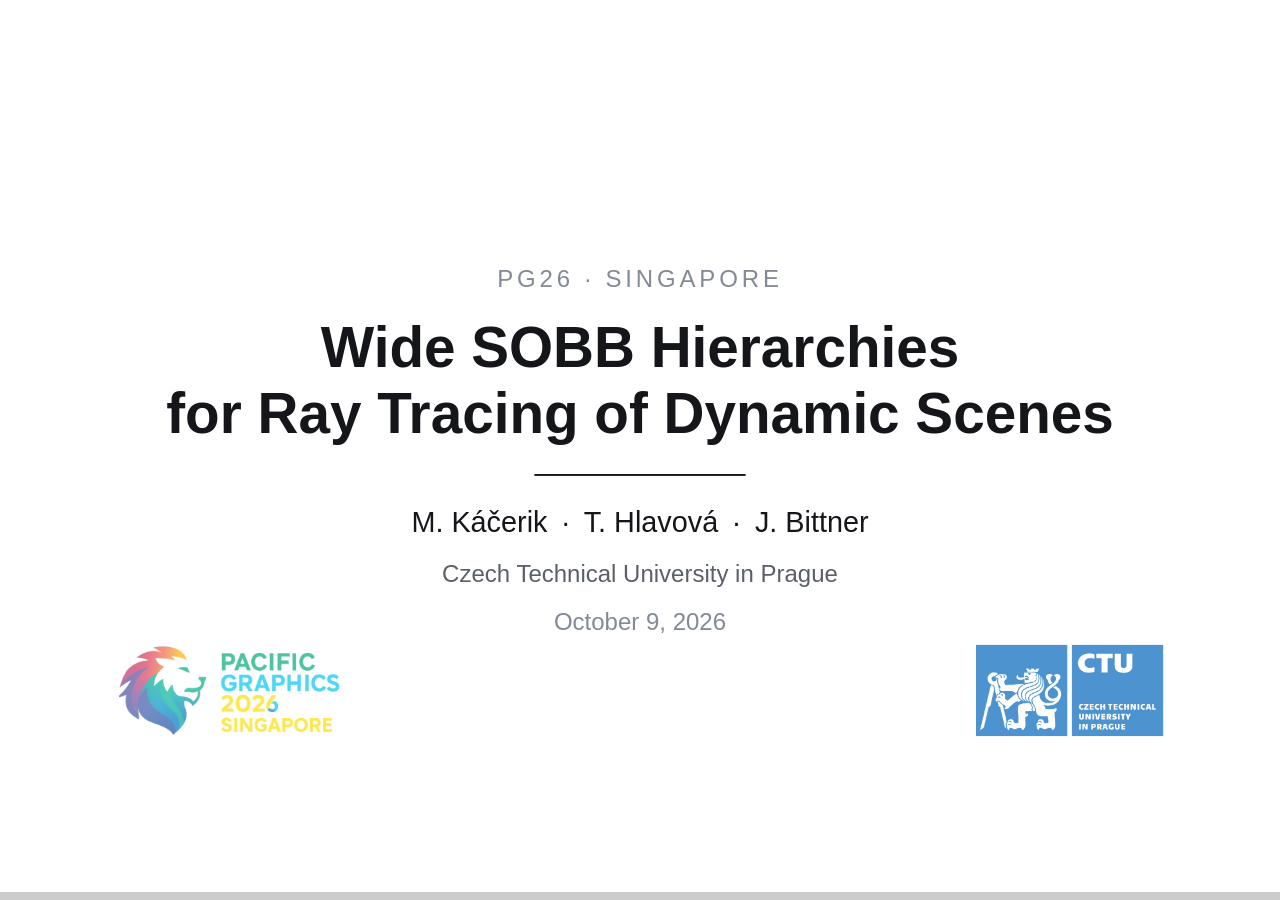
<file: index.html>
<!doctype html>
<html lang="en">
<head>
<meta charset="utf-8">
<title>Wide SOBB Hierarchies for Ray Tracing of Dynamic Scenes</title>
<meta name="viewport" content="width=device-width, initial-scale=1">
<link rel="stylesheet" href="vendor/reveal.css">
<link rel="stylesheet" href="vendor/white.css">
<link rel="stylesheet" href="css/deck.css">
</head>
<body>
<div class="reveal">
  <div class="slides">

    <!-- L0. Title -->
    <section id="slide-title" data-animator="title">
      <div class="title-wrap">
        <p class="t-line kicker">PG26 · Singapore</p>
        <h1 class="t-line paper-title">Wide SOBB Hierarchies<br>for Ray Tracing of Dynamic Scenes</h1>
        <div class="t-line rule"></div>
        <p class="t-line authors">M.&nbsp;Káčerik&ensp;·&ensp;T.&nbsp;Hlavová&ensp;·&ensp;J.&nbsp;Bittner</p>
        <p class="t-line affil">Czech Technical University in Prague</p>
        <p class="t-line venue">October 9, 2026</p>
      </div>
      <!-- Outside .t-line: plain CSS placement, no entrance stagger. -->
      <div class="title-logos">
        <img src="img/logos/pg26.png" alt="Pacific Graphics 2026">
        <img src="img/logos/ctu.png" alt="Czech Technical University in Prague">
      </div>
    </section>

    <!-- L0.5. Ray tracing with a BVH (superbrief intro) -->
    <section id="slide-bvh" data-animator="bvhintro">
      <h2 class="slide-head">Ray tracing with a BVH</h2>
      <div class="canvas-row">
        <div id="bvh-canvas" class="panel"></div>
      </div>
      <div class="status-row"><span class="cap" id="bvh-caption"></span></div>
      <span class="fragment"></span>
      <span class="fragment"></span>
      <span class="fragment"></span>
      <span class="fragment"></span>
      <span class="fragment"></span>
    </section>

    <!-- L0.6. State-of-the-art wide AABB BVH (pipeline slide B, moved
         forward — establishes the wide-node + quantization baseline
         first; data-transition="none": its OWN transition governs the
         outgoing side of the cut — without this, Reveal cross-fades this
         section out over the next slide for ~250ms and the hand-off ghosts
         as a double exposure) -->
    <section id="slide-pipeline-aabb8" data-animator="pipeaabb8" data-transition="none">
      <h2 class="slide-head">Wide AABB BVH — state-of-the-art</h2>
      <div class="canvas-row">
        <div id="pipe-aabb8-canvas" class="panel"></div>
      </div>
      <div class="status-row"><span id="pipe-aabb8-caption" class="cap"></span></div>
      <span class="fragment"></span>
      <span class="fragment"></span>
      <span class="fragment"></span>
    </section>

    <!-- L0.7. AABB quantization to the ALIGNED (orthogonal) grid — mirror of
         the quant slide; picks B's lead-in up (chip row pixel-identical,
         quantization chip ACTIVE, hard cut; moved forward together with B) -->
    <section id="slide-aabb-quant" data-animator="aabbquant" data-transition="none">
      <h2 class="slide-head">AABB quantization</h2>
      <div class="canvas-row">
        <div id="aabbquant-canvas" class="panel"></div>
      </div>
      <div class="status-row"><span id="aabbquant-caption" class="cap"></span></div>
      <span class="fragment"></span>
      <span class="fragment"></span>
      <span class="fragment"></span>
    </section>

    <!-- L2. What is a SOBB? -->
    <section id="slide-sobb" data-animator="sobbmorph">
      <h2 class="slide-head">Why tight bounds?</h2>
      <div class="canvas-row sobb-row">
        <div id="morph-canvas" class="panel">
          <!-- s5 overlay: the same skewed frame rendered in 3D.
               Absolutely positioned inside the panel; revealed by the
               sobbmorph animator at the last fragment. -->
          <div class="sobb3d-overlay" id="sobb3d">
            <img src="img/sobb.svg.webp" alt="A skewed oriented bounding box in 3D">
            <span class="sobb3d-tag">3D SOBB</span>
          </div>
        </div>
        <div class="bv-rows">
          <div class="bv-col-label">SURFACE AREA</div>
          <div class="bv-row" id="bv-aabb"><span class="bv-sw bv-sw-ink"></span><span class="bv-name">AABB</span><span class="bv-sa">SA = 100%</span></div>
          <div class="bv-row" id="bv-obb"><span class="bv-sw bv-sw-blue"></span><span class="bv-name">OBB</span><span class="bv-sa" id="bv-obb-sa"></span></div>
          <div class="bv-row" id="bv-sobb"><span class="bv-sw bv-sw-sobb"></span><span class="bv-name">SOBB</span><span class="bv-sa" id="bv-sobb-sa"></span></div>
        </div>
      </div>
      <!-- Gated lines below the image: family containment, then the
           minimal-SA consequence. Both start hidden; the animator
           reveals them. -->
      <div class="cap-extra-row"><span class="cap" id="sobb-ineq">AABB ⊆ OBB ⊆ SOBB — every AABB is an OBB; every OBB is a SOBB</span></div>
      <div class="cap-extra-row"><span class="cap" id="sobb-saineq">SA(AABB) ≥ SA(OBB) ≥ SA(SOBB)</span></div>
      <div class="cap-extra-row"></div>
      <div class="status-row"><span class="cap">Skewed Oriented Bounding Box — same memory as OBB, same slab test.</span></div>
      <span class="fragment"></span>
      <span class="fragment"></span>
      <span class="fragment"></span>
      <span class="fragment"></span>
      <span class="fragment"></span>
    </section>

    <!-- L2.5. From slab pairs to a k-DOP -->
    <section id="slide-kdop" data-animator="kdopintro">
      <h2 class="slide-head">From slab pairs to a k-DOP</h2>
      <div class="canvas-row">
        <div id="kdopintro-canvas" class="panel"></div>
      </div>
      <!-- Empty cap-extra rows: match the fit slide's canvas-row height so
           the k-DOP diagram renders at the identical scale and position,
           making the fade into slide-fit visually continuous. -->
      <div class="cap-extra-row"></div>
      <div class="cap-extra-row"></div>
      <div class="status-row"><span class="cap">Discrete orientation polytope — the intersection of k half-spaces (k/2 slab pairs).</span></div>
      <span class="fragment"></span>
      <span class="fragment"></span>
      <span class="fragment"></span>
    </section>

    <!-- L3. Fitting SOBBs — the EG25 story in one slide -->
    <section id="slide-fit" data-animator="kdopfan" data-transition="none">
      <h2 class="slide-head">EG25 — Fitting SOBBs</h2>
      <div class="canvas-row">
        <div id="kdop-canvas" class="panel"></div>
      </div>
      <!-- Two caption lines: line 2 lives in the footer status-row (single
           line keeps the footer y identical across slides), line 1 sits in
           an extra flex-none row just above it. -->
      <!-- Two empty cap-extra rows: match slide-kdop's canvas-row height
           so the hard cut between the two slides holds pixel-for-pixel. -->
      <div class="cap-extra-row"></div>
      <div class="cap-extra-row"></div>
      <div class="status-row"><span class="cap">Discrete space → approximate minimal SOBB</span></div>
      <span class="fragment"></span>
      <span class="fragment"></span>
      <span class="fragment"></span>
    </section>

    <!-- L4c. Pipeline C — our SOBB BVH8 chain (quantization lead-in,
         hands off to the shared-basis slide; data-transition="none": its
         OWN transition governs the outgoing side of the cut — without it,
         Reveal cross-fades this section out over the next slide and the
         pixel-identical chip-row hand-off ghosts) -->
    <section id="slide-pipeline-sobb8" data-animator="pipesobb8" data-transition="none">
      <h2 class="slide-head">SOBB BVH8 — our pipeline</h2>
      <div class="canvas-row">
        <div id="pipe-sobb8-canvas" class="panel"></div>
      </div>
      <div class="status-row"><span id="pipe-sobb8-caption" class="cap"></span></div>
      <span class="fragment"></span>
      <span class="fragment"></span>
      <span class="fragment"></span>
      <span class="fragment"></span>
    </section>

    <!-- L4.5. The shared basis — a PROPERTY of the wide node (annotation
         on the node, not a pipeline build-phase chip) -->
    <section id="slide-sharedbasis" data-animator="sharedbasis" data-transition="none">
      <h2 class="slide-head">One shared basis per wide node</h2>
      <div class="canvas-row">
        <div id="sb-canvas" class="panel"></div>
      </div>
      <div class="status-row"><span id="sb-caption" class="cap"></span></div>
      <span class="fragment"></span>
      <span class="fragment"></span>
      <span class="fragment"></span>
    </section>

    <!-- L5. Wide node quantization in the skewed space — opens EXACTLY where
         sharedbasis settled (chip row, strip, 8 shared-basis parallelograms,
         basis callout), hard cut, no rebuild -->
    <section id="slide-quant" data-animator="widenode" data-transition="none">
      <h2 class="slide-head">Quantization with a shared basis</h2>
      <div class="canvas-row">
        <div id="wide-canvas" class="panel"></div>
      </div>
      <div class="status-row"><span id="wide-caption" class="cap"></span></div>
      <span class="fragment"></span>
      <span class="fragment"></span>
      <span class="fragment"></span>
    </section>

    <!-- L6. SOBB basis (reused animator) -->
    <section id="slide-basis" data-animator="sobbasis">
      <h2 class="slide-head">One shared basis for eight children</h2>
      <div class="canvas-row">
        <div id="sobb-canvas" class="panel"></div>
      </div>
      <div class="status-row"><span id="sobb-caption" class="cap"></span></div>
      <span class="fragment"></span>
      <span class="fragment"></span>
    </section>

    <!-- L7. Static scenes results (static Pareto scatter), 38-DOP.
         X: secondary-ray speed vs AABB8 (linear 1.0–2.0, then an axis break
         and a compressed extension to 10× for Sheep). Y: build cost vs AABB8
         (linear 1.00–1.20). Mapping: mainX = 182 + (v-1)*680 (X=1 guide at
         182, 2× boundary at 862, main axis to 868); extX = 897 + (v-2)*15.625
         (tinted extension rect x=872 w=150, break at ~870, 10× tick at 1022);
         Y = 440 - (v-1)*1250 (gridlines at
         1.00/1.05/1.10/1.15/1.20 → y 440/367.5/295/222.5/150; plot axis
         x=162, y-axis 150–452).
         Data (paper NEW_RESULTS, tab:sobb_static), speed/build/tris:
         San Miguel 1.09/1.180/10.0M, Mammoth 1.15/1.177/8.8M,
         Crown 1.40/1.157/3.5M, Bistro ext. 1.52/1.115/2.8M,
         Powerplant 1.72/1.148/12.8M, Hairball 1.76/1.136/2.9M,
         Bistro int. 1.85/1.098/1.0M, Sheep 7.4/1.139/10.7M.
         Left margin, left-to-right: red "worse" arrow (x=16, caption x=28
         above the arrow tip) → rotated
         "relative build time" label (x=52) → Y tick values (end x=152)
         → axis (x=162). Top strip: two-line label (scene name / tris)
         ABOVE each 72px thumbnail chip, centered on the chip; strip
         ordered by dot X so the dashed leader lines don't cross. The
         ×-speed value is an in-place blue label next to each dot, not
         in the strip.
         4 fragment steps: 0 = axes + AABB8 reference (main axes end at
         2.0), 1 = direction arrows OUTSIDE the plot (green = faster/
         better below the X-axis label, red = costlier/worse in the
         left margin), 2 = the 7 in-range dots + top-strip chips
         (staggered via CSS delays), 3 = the whole compressed extension
         (tint, break marker, extension axis, 10× tick) + Sheep (chip +
         leader + dot + speed label) + summary strip (sheep group and
         cost strip share data-fragment-index 3). -->
    <section id="slide-results-speed">
      <h2 class="slide-head">Static scenes — speed vs build cost (38-DOP)</h2>
      <div class="results-col">
        <div class="pareto-fig">
          <svg viewBox="0 0 1100 560" width="100%" height="100%" role="img" aria-label="Pareto scatter of SOBB8 38-DOP vs AABB8: secondary-ray speed against build time, eight scenes including Sheep outlier">
            <title>SOBB8 (38-DOP) vs AABB BVH8 — secondary speed vs build time</title>

            <defs>
              <clipPath id="tn38-sm"><rect x="150" y="54" width="84" height="84" rx="10"/></clipPath>
              <clipPath id="tn38-mam"><rect x="274" y="54" width="84" height="84" rx="10"/></clipPath>
              <clipPath id="tn38-crown"><rect x="397" y="54" width="84" height="84" rx="10"/></clipPath>
              <clipPath id="tn38-bext"><rect x="521" y="54" width="84" height="84" rx="10"/></clipPath>
              <clipPath id="tn38-pp"><rect x="645" y="54" width="84" height="84" rx="10"/></clipPath>
              <clipPath id="tn38-hb"><rect x="769" y="54" width="84" height="84" rx="10"/></clipPath>
              <clipPath id="tn38-bint"><rect x="892" y="54" width="84" height="84" rx="10"/></clipPath>
              <clipPath id="tn38-sheep"><rect x="1010" y="54" width="84" height="84" rx="10"/></clipPath>
              <marker id="arr-good" viewBox="0 0 10 10" refX="8" refY="5" markerWidth="7" markerHeight="7" orient="auto-start-reverse"><path d="M0,0 L10,5 L0,10 z" fill="#2e9e5b"/></marker>
              <marker id="arr-bad" viewBox="0 0 10 10" refX="8" refY="5" markerWidth="7" markerHeight="7" orient="auto-start-reverse"><path d="M0,0 L10,5 L0,10 z" fill="#d93636"/></marker>
            </defs>

            <!-- f0: axes, grid, guides, AABB8 reference — main axes end at 2.0.
                 Geometry: plot box y 190–452 (Y = 440 - (v-1)*1250, gridlines
                 1.00–1.20 at 440/377.5/315/252.5/190), y-axis x=162, X=1 at
                 182, mainX(v)=182+(v-1)*680, 2x boundary at 862. Left margin
                 spread: red arrow x=16 (y 420→230), "worse" caption rotated
                 at (28,168) — clear above the arrow tip — rotated Y label
                 x=52, second rotated row (absolute scale) x=78, both centered
                 on y=321, tick values end x=152 (74px clear of the second
                 Y row). -->
            <g class="fragment" data-fragment-index="0">
              <!-- main-region grid -->
              <line x1="352" y1="190" x2="352" y2="452" class="svg-grid"/>
              <line x1="522" y1="190" x2="522" y2="452" class="svg-grid"/>
              <line x1="692" y1="190" x2="692" y2="452" class="svg-grid"/>
              <line x1="162" y1="190" x2="862" y2="190" class="svg-grid"/>
              <line x1="162" y1="252.5" x2="862" y2="252.5" class="svg-grid"/>
              <line x1="162" y1="315" x2="862" y2="315" class="svg-grid"/>
              <line x1="162" y1="377.5" x2="862" y2="377.5" class="svg-grid"/>

              <!-- reference guides: X=1 and Y=1 through the AABB8 marker, + 2× boundary -->
              <line x1="182" y1="190" x2="182" y2="452" class="svg-baseline"/>
              <line x1="162" y1="440" x2="868" y2="440" class="svg-baseline"/>
              <line x1="862" y1="190" x2="862" y2="452" class="svg-baseline"/>

              <!-- axes -->
              <line x1="162" y1="190" x2="162" y2="452" class="svg-axis"/>
              <line x1="162" y1="452" x2="868" y2="452" class="svg-axis"/>

              <!-- x ticks: speed 1.0–2.0 -->
              <line x1="182" y1="452" x2="182" y2="457" class="svg-tick"/>
              <line x1="352" y1="452" x2="352" y2="457" class="svg-tick"/>
              <line x1="522" y1="452" x2="522" y2="457" class="svg-tick"/>
              <line x1="692" y1="452" x2="692" y2="457" class="svg-tick"/>
              <line x1="862" y1="452" x2="862" y2="457" class="svg-tick"/>
              <text x="182" y="474" text-anchor="middle" class="svg-val">1.0</text>
              <text x="352" y="474" text-anchor="middle" class="svg-val">1.25</text>
              <text x="522" y="474" text-anchor="middle" class="svg-val">1.5</text>
              <text x="692" y="474" text-anchor="middle" class="svg-val">1.75</text>
              <text x="862" y="474" text-anchor="middle" class="svg-val">2.0</text>

              <!-- y ticks: build cost 1.00–1.20 -->
              <line x1="157" y1="440" x2="162" y2="440" class="svg-tick"/>
              <line x1="157" y1="377.5" x2="162" y2="377.5" class="svg-tick"/>
              <line x1="157" y1="315" x2="162" y2="315" class="svg-tick"/>
              <line x1="157" y1="252.5" x2="162" y2="252.5" class="svg-tick"/>
              <line x1="157" y1="190" x2="162" y2="190" class="svg-tick"/>
              <text x="152" y="444" text-anchor="end" class="svg-val">1.00</text>
              <text x="152" y="381.5" text-anchor="end" class="svg-val">1.05</text>
              <text x="152" y="319" text-anchor="end" class="svg-val">1.10</text>
              <text x="152" y="256.5" text-anchor="end" class="svg-val">1.15</text>
              <text x="152" y="194" text-anchor="end" class="svg-val">1.20</text>

              <!-- axis metric labels -->
              <text x="522" y="520" text-anchor="middle" class="svg-faint">relative traversal speed · secondary rays</text>
              <text transform="rotate(-90 78 321)" x="78" y="321" text-anchor="middle" class="svg-faint">relative build time</text>

              <!-- AABB8 reference at (1,1): ink diamond on the guide crossing -->
              <polygon points="182,431 191,440 182,449 173,440" class="svg-dot-ref"/>
              <text x="196" y="423" class="svg-val">AABB8 reference (1&#215;, 1&#215;)</text>
            </g>

            <!-- f1: direction cues OUTSIDE the plot — green = faster (better)
                 below the X-axis label, red = costlier (worse) in the left
                 margin, left of the rotated Y-axis label -->
            <g class="fragment" data-fragment-index="1">
              <line x1="392" y1="546" x2="562" y2="546" class="svg-arrow-good" marker-end="url(#arr-good)"/>
              <text x="578" y="550" class="svg-cap-good">better</text>
              <line x1="16" y1="420" x2="16" y2="230" class="svg-arrow-bad" marker-end="url(#arr-bad)"/>
              <text transform="rotate(-90 28 168)" x="23" y="161" text-anchor="middle" class="svg-cap-bad">worse</text>
            </g>

            <!-- f2: the 7 in-range SOBB8 dots, staggered via CSS delays.
                 Top strip ordered by dot X: San Miguel, Mammoth, Crown,
                 Bistro ext., Powerplant, Hairball, Bistro int., [Sheep].
                 Two-line label (name y=28 / tris y=47) centered ABOVE each
                 84px chip (y 54–138, ~124px pitch, 40px gaps); leader runs
                 from chip bottom (y=138) to the dot; ×-speed sits in-place
                 beside each dot. -->
            <g class="fragment px-dots" data-fragment-index="2">
              <g class="px-pt">
                <line x1="192" y1="138" x2="243" y2="215" class="svg-leader" stroke-dasharray="4 4"/>
                <text x="192" y="28" text-anchor="middle" class="svg-strip-name">San Miguel</text>
                <text x="192" y="47" text-anchor="middle" class="svg-strip-sub">10.0M &#9651;</text>
                <image href="img/tn/tn_sm.png" x="150" y="54" width="84" height="84" preserveAspectRatio="xMidYMid slice" clip-path="url(#tn38-sm)"/>
                <rect x="150" y="54" width="84" height="84" rx="10" class="svg-chip"/>
                <circle cx="243" cy="215" r="5.5" class="svg-dot-sobb"/>
                <text x="228" y="221" text-anchor="end" class="svg-scene-spd">1.09&#215;</text>
              </g>
              <g class="px-pt">
                <line x1="316" y1="138" x2="284" y2="218.5" class="svg-leader" stroke-dasharray="4 4"/>
                <text x="316" y="28" text-anchor="middle" class="svg-strip-name">Mammoth</text>
                <text x="316" y="47" text-anchor="middle" class="svg-strip-sub">8.8M &#9651;</text>
                <image href="img/tn/tn_mammoth.png" x="274" y="54" width="84" height="84" preserveAspectRatio="xMidYMid slice" clip-path="url(#tn38-mam)"/>
                <rect x="274" y="54" width="84" height="84" rx="10" class="svg-chip"/>
                <circle cx="284" cy="218.5" r="5.5" class="svg-dot-sobb"/>
                <text x="284" y="243" text-anchor="middle" class="svg-scene-spd">1.15&#215;</text>
              </g>
              <g class="px-pt">
                <line x1="439" y1="138" x2="454" y2="243.5" class="svg-leader" stroke-dasharray="4 4"/>
                <text x="439" y="28" text-anchor="middle" class="svg-strip-name">Crown</text>
                <text x="439" y="47" text-anchor="middle" class="svg-strip-sub">3.5M &#9651;</text>
                <image href="img/tn/tn_crown.png" x="397" y="54" width="84" height="84" preserveAspectRatio="xMidYMid slice" clip-path="url(#tn38-crown)"/>
                <rect x="397" y="54" width="84" height="84" rx="10" class="svg-chip"/>
                <circle cx="454" cy="243.5" r="5.5" class="svg-dot-sobb"/>
                <text x="454" y="271" text-anchor="middle" class="svg-scene-spd">1.40&#215;</text>
              </g>
              <g class="px-pt">
                <line x1="563" y1="138" x2="536" y2="296" class="svg-leader" stroke-dasharray="4 4"/>
                <text x="563" y="28" text-anchor="middle" class="svg-strip-name">Bistro ext.</text>
                <text x="563" y="47" text-anchor="middle" class="svg-strip-sub">2.8M &#9651;</text>
                <image href="img/tn/tn_bext.png" x="521" y="54" width="84" height="84" preserveAspectRatio="xMidYMid slice" clip-path="url(#tn38-bext)"/>
                <rect x="521" y="54" width="84" height="84" rx="10" class="svg-chip"/>
                <circle cx="536" cy="296" r="5.5" class="svg-dot-sobb"/>
                <text x="517" y="305" text-anchor="end" class="svg-scene-spd">1.52&#215;</text>
              </g>
              <g class="px-pt">
                <line x1="687" y1="138" x2="672" y2="254.5" class="svg-leader" stroke-dasharray="4 4"/>
                <text x="687" y="28" text-anchor="middle" class="svg-strip-name">Powerplant</text>
                <text x="687" y="47" text-anchor="middle" class="svg-strip-sub">12.8M &#9651;</text>
                <image href="img/tn/tn_pplant.png" x="645" y="54" width="84" height="84" preserveAspectRatio="xMidYMid slice" clip-path="url(#tn38-pp)"/>
                <rect x="645" y="54" width="84" height="84" rx="10" class="svg-chip"/>
                <circle cx="672" cy="254.5" r="5.5" class="svg-dot-sobb"/>
                <text x="658" y="250.5" text-anchor="end" class="svg-scene-spd">1.72&#215;</text>
              </g>
              <g class="px-pt">
                <line x1="811" y1="138" x2="699" y2="270" class="svg-leader" stroke-dasharray="4 4"/>
                <text x="811" y="28" text-anchor="middle" class="svg-strip-name">Hairball</text>
                <text x="811" y="47" text-anchor="middle" class="svg-strip-sub">2.9M &#9651;</text>
                <image href="img/tn/tn_hb.png" x="769" y="54" width="84" height="84" preserveAspectRatio="xMidYMid slice" clip-path="url(#tn38-hb)"/>
                <rect x="769" y="54" width="84" height="84" rx="10" class="svg-chip"/>
                <circle cx="699" cy="270" r="5.5" class="svg-dot-sobb"/>
                <text x="713" y="275" text-anchor="start" class="svg-scene-spd">1.76&#215;</text>
              </g>
              <g class="px-pt">
                <line x1="934" y1="138" x2="760" y2="317.5" class="svg-leader" stroke-dasharray="4 4"/>
                <text x="934" y="28" text-anchor="middle" class="svg-strip-name">Bistro int.</text>
                <text x="934" y="47" text-anchor="middle" class="svg-strip-sub">1.0M &#9651;</text>
                <image href="img/tn/tn_bint.png" x="892" y="54" width="84" height="84" preserveAspectRatio="xMidYMid slice" clip-path="url(#tn38-bint)"/>
                <rect x="892" y="54" width="84" height="84" rx="10" class="svg-chip"/>
                <circle cx="760" cy="317.5" r="5.5" class="svg-dot-sobb"/>
                <text x="760" y="352" text-anchor="middle" class="svg-scene-spd">1.85&#215;</text>
              </g>
            </g>

            <!-- f3: the whole compressed extension appears together with
                 Sheep — tint, break marker, extension axis, 10× tick,
                 then chip + leader + dot + speed label (standard blue
                 SOBB treatment). Extension geometry: tint 872–1022 (150px),
                 extX(v)=897+(v-2)*15.625 → 10× tick at 1022, Sheep 7.4×
                 dot at 981. Chip stays in the top strip (1010–1094,
                 6px inside the 1100 viewBox). -->
            <g class="fragment" data-fragment-index="3">
              <rect x="872" y="190" width="150" height="250" class="svg-extbg"/>
              <line x1="872" y1="440" x2="1022" y2="440" class="svg-baseline"/>
              <line x1="872" y1="452" x2="1022" y2="452" class="svg-axis"/>
              <text x="867" y="459" text-anchor="middle" class="svg-faint">&#8943;</text>
              <line x1="1022" y1="452" x2="1022" y2="457" class="svg-tick"/>
              <text x="1022" y="474" text-anchor="middle" class="svg-val">10&#215;</text>

              <line x1="1052" y1="138" x2="981" y2="266" class="svg-leader" stroke-dasharray="4 4"/>
              <text x="1052" y="28" text-anchor="middle" class="svg-strip-name">Sheep</text>
              <text x="1052" y="47" text-anchor="middle" class="svg-strip-sub">10.7M &#9651;</text>
              <image href="img/tn/tn_sheep.png" x="1010" y="54" width="84" height="84" preserveAspectRatio="xMidYMid slice" clip-path="url(#tn38-sheep)"/>
              <rect x="1010" y="54" width="84" height="84" rx="10" class="svg-chip"/>
              <circle cx="981" cy="266" r="6" class="svg-dot-sobb"/>
              <text x="966" y="262" text-anchor="end" class="svg-scene-spd">7.4&#215;</text>
            </g>
          </svg>
        </div>
      </div>
      <div class="status-row"><span class="cap results-note">SOBB BVH8 vs. AABB BVH8 &emsp; &emsp; &emsp; C++ · Vulkan · RTX 3080Ti</span></div>
      <!-- <div class="status-row"><span class="cap results-note">absolute build times · ~5ms per 1M &#9651; &emsp; &emsp; &emsp; absolute traversal speeds · hundreds of MRps</span></div> -->
    </section>

    <!-- L8. Refit — the standard procedure -->
    <section id="slide-refit-problem" data-animator="refit">
      <h2 class="slide-head">Refit — the standard procedure</h2>
      <div class="refit-row">
        <div id="refit-scene" class="panel"></div>
        <div id="refit-tree" class="panel"></div>
      </div>
      <div class="refit-status">
        <span class="legend"><span class="sw sw-stale"></span>stale bound&emsp;<span class="sw sw-refit"></span>re-fitted bound</span>
      </div>
      <div class="refit-caption-row">
        <span id="refit-caption" class="cap"></span>
      </div>
      <span class="fragment"></span>
      <span class="fragment"></span>
      <span class="fragment"></span>
      <span class="fragment"></span>
    </section>

    <!-- L8b. SOBB refit — the problem -->
    <section id="slide-sobbrefit-problem" data-animator="sobbrefit">
      <h2 class="slide-head">SOBB refit — the problem</h2>
      <div class="refit-row">
        <div id="sobbrefit-scene" class="panel"></div>
        <div id="sobbrefit-tree" class="panel"></div>
      </div>
      <div class="refit-status">
        <span class="legend"><span class="sw sw-stale"></span>stale bound&emsp;<span class="sw sw-refit"></span>re-fitted bound</span>
      </div>
      <div class="refit-caption-row">
        <span id="sobbrefit-caption" class="cap"></span>
      </div>
      <span class="fragment"></span>
      <span class="fragment"></span>
      <span class="fragment"></span>
      <span class="fragment"></span>
      <span class="fragment"></span>
      <span class="fragment"></span>
    </section>

    <!-- L9. Refit by geometry — the idea -->
    <section id="slide-refit-geo" data-animator="refitgeo">
      <h2 class="slide-head">Refit by geometry — the idea</h2>
      <div class="canvas-row">
        <div id="geo-canvas" class="panel"></div>
      </div>
      <div class="status-row"><span class="cap">Propagate geometry, not bounds — leaf threads test locally, write only on change.</span></div>
      <span class="fragment"></span>
      <span class="fragment"></span>
    </section>

    <!-- L9.5. Atomics — pressure self-balances (animated) -->
    <section id="slide-refit-atomics" data-animator="refitatomics">
      <h2 class="slide-head">Atomics — pressure self-balances</h2>
      <div class="canvas-row">
        <div id="atomics-canvas" class="panel"></div>
      </div>
      <div class="status-row"><span class="cap">Root filters with cheap local tests; leaves spread writes over thousands of nodes.</span></div>
      <span class="fragment"></span>
      <span class="fragment"></span>
      <span class="fragment"></span>
      <span class="fragment"></span>
    </section>

    <!-- L10. Refit by geometry — the numbers (static) -->
    <section id="slide-refit-numbers">
      <h2 class="slide-head">Refit by geometry — the numbers</h2>
      <div class="num-cards">
        <div class="num-card fragment"><div class="num-big">3×</div><div class="num-small">faster than the original SOBB refit</div></div>
        <div class="num-card fragment"><div class="num-big">¼</div><div class="num-small">of the scratch memory</div></div>
        <div class="num-card fragment"><div class="num-big">1.5×</div><div class="num-small">slower than an AABB BVH8 refit (down from ~5×)</div></div>
        <div class="num-card fragment"><div class="num-big">1.5×</div><div class="num-small">avg. traversal speed retained thanks to SOBB</div></div>
        <div class="num-card fragment"><div class="num-big num-big-long">2–5%</div><div class="num-small">degradation over the sequence — same rate as AABB BVH8</div></div>
      </div>
      <div class="video-row">
        <video class="slide-video wide" src="video/main_raw_small.mp4" autoplay muted loop playsinline></video>
        <div class="video-facts">
          <div class="vf-scene">Bistro ext. · 3.2M △</div>
          <div class="vf-row"><span class="vf-label">AABB8 refit<span class="vf-by">by node</span></span><span class="vf-ms">1.13 ms</span></div>
          <div class="vf-row"><span class="vf-label">SOBB8 refit<span class="vf-by">by geometry</span></span><span class="vf-ms">1.66 ms</span></div>
          <div class="vf-gpu">measured on RTX 3080Ti</div>
        </div>
      </div>
    </section>

    <!-- L11. Takeaways (static) -->
    <section id="slide-conclusion">
      <h2 class="slide-head">Takeaways</h2>
      <div class="concl-main">
        <ol class="concl-list">
          <li class="fragment" data-fragment-index="0">
            <span class="tk-eyebrow">Wide Compressed SOBB BVH</span>
            <div class="tk-row">
              <span class="tk-num">1.09–1.85×</span>
              <span class="tk-body"><span class="tk-claim">Faster secondary-ray traversal</span><span class="tk-sub">vs. AABB BVH8 — up to <span class="tk-accent">7.4×</span> on Sheep</span></span>
            </div>
          </li>
          <li class="fragment" data-fragment-index="1">
            <span class="tk-eyebrow">Refit by geometry</span>
            <div class="tk-row">
              <span class="tk-num">3×</span>
              <span class="tk-body"><span class="tk-claim">Faster than previous SOBB refit</span><span class="tk-sub">≈1.5× an AABB refit</span><span class="tk-note fragment" data-fragment-index="2">Refit keeps SOBB traversal characteristics</span></span>
            </div>
            <!-- Annotation: the refit win keeps SOBB traversal, i.e. it
                 still earns row 1's speedup. Separate fragment step —
                 note and arrow share data-fragment-index 2 so both fade
                 in on one click, after row 2 (index 1), before row 3
                 (index 3). All four steps carry explicit indices:
                 Reveal 6 buckets explicit-index fragments first and
                 appends auto-indexed ones after, so mixing auto and
                 explicit scrambles the order. Arrow is absolute against
                 the li; the fragment class doesn't re-anchor it. Shaft
                 at x102 (clear of number ink x118), tip at row-1 number
                 midline y250, elbow at the note's vertical midline
                 running right to just before the note text. Stroke
                 lives in attributes per deck rule. -->
            <svg class="tk-note-arrow fragment" data-fragment-index="2" viewBox="0 0 310 171" aria-hidden="true">
              <path d="M7 171 V12" fill="none" stroke="#9aa1ad" stroke-width="1.4"/>
              <path d="M7 171 H304" fill="none" stroke="#9aa1ad" stroke-width="1.4"/>
              <path d="M2 15 L7 4 L12 15" fill="none" stroke="#9aa1ad" stroke-width="1.4" stroke-linejoin="round" stroke-linecap="round"/>
            </svg>
          </li>
          <li class="fragment" data-fragment-index="3">
            <span class="tk-eyebrow">Wide Compressed SOBB BVH — the cost</span>
            <div class="tk-row">
              <span class="tk-num tk-num-cost">+10–18%</span>
              <span class="tk-body"><span class="tk-claim">Build time</span><span class="tk-sub">≤ +5% memory, 7–15 bits per node</span></span>
            </div>
          </li>
        </ol>
        <div class="qr-col">
          <img class="qr-img" src="img/qr.png" alt="QR code — project page">
          <span class="qr-url">dcgi.fel.cvut.cz/<wbr>projects/cwsobb/</span>
        </div>
      </div>
      <div class="concl-foot"><span>Also in the paper: k-DOP selection · child traversal ordering · basis pruning · node layout</span></div>
    </section>

    <!-- L12. Closing -->
    <section id="slide-thanks" data-animator="closing">
      <div class="title-wrap">
        <h1 class="t-line paper-title">Thanks</h1>
        <!-- No rule here: between "Thanks" and "Questions?" the lone
             dash read as an unfilled placeholder (audit). The title
             slide keeps its rule — there it separates title from
             authorship. -->
        <p class="t-line authors">Questions?</p>
        <video class="slide-video big" src="video/bvh_levels_6_8_10_small.mp4" autoplay muted loop playsinline></video>
      </div>
    </section>

  </div>
</div>

<script src="vendor/reveal.js"></script>
<script src="vendor/gsap.min.js"></script>
<script src="js/common.js"></script>
<script src="js/pipeline.js"></script>
<script src="js/aabbquant.js"></script>
<script src="js/sharedbasis.js"></script>
<script src="js/widenode.js"></script>
<script src="js/sobbbasis.js"></script>
<script src="js/refit.js"></script>
<script src="js/sobbrefit.js"></script>
<script src="js/sobbmorph.js"></script>
<script src="js/kdopintro.js"></script>
<script src="js/kdopfan.js"></script>
<script src="js/refitgeo.js"></script>
<script src="js/refitatomics.js"></script>
<script src="js/bvhintro.js"></script>
<script src="js/deck.js"></script>
</body>
</html>
</file>
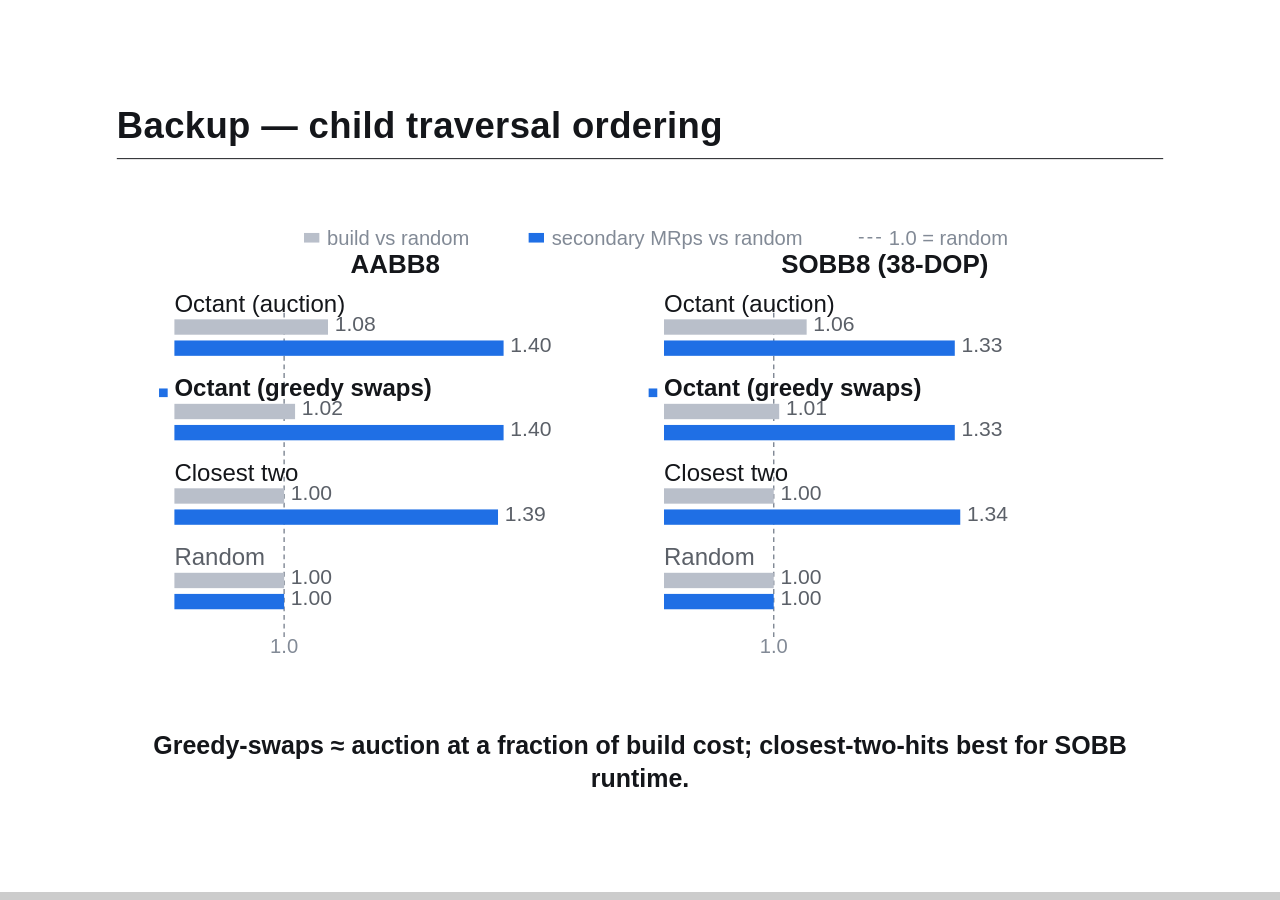
<file: graveyard/index.html>
<!doctype html>
<html lang="en">
<head>
<meta charset="utf-8">
<title>Wide SOBB Hierarchies — backup slides</title>
<meta name="viewport" content="width=device-width, initial-scale=1">
<link rel="stylesheet" href="../vendor/reveal.css">
<link rel="stylesheet" href="../vendor/white.css">
<link rel="stylesheet" href="../css/deck.css">
</head>
<body>
<div class="reveal">
  <div class="slides">
    <!-- L13. Backup — child traversal ordering -->
    <section id="slide-backup-order">
      <h2 class="slide-head">Backup — child traversal ordering</h2>
      <figure class="slide-fig">
        <!-- Static 2-panel chart, Table 3 averages relative to random order.
             Scale 0.8–1.5 shared; dashed hairline = random baseline 1.0;
             greedy-swaps group keyed with a blue tick (ours). -->
        <svg viewBox="0 0 1090 480" width="100%" height="100%" role="img" aria-label="Ordering methods vs build cost, AABB8 and SOBB8, relative to random order">
          <title>Child traversal ordering, relative to random</title>
          <rect x="195" y="14" width="16" height="10" class="svg-bar-build"/>
          <text x="219" y="27" class="svg-faint">build vs random</text>
          <rect x="429" y="14" width="16" height="10" class="svg-bar-perf"/>
          <text x="453" y="27" class="svg-faint">secondary MRps vs random</text>
          <line x1="773" y1="19" x2="797" y2="19" class="svg-baseline"/>
          <text x="804" y="27" class="svg-faint">1.0 = random</text>

          <text x="290" y="56" text-anchor="middle" class="svg-panel-title">AABB8</text>
          <text x="800" y="56" text-anchor="middle" class="svg-panel-title">SOBB8 (38-DOP)</text>

          <!-- parity baselines (1.0 / 0.7 of the 400px panel scale) -->
          <line x1="174.3" y1="88" x2="174.3" y2="436" class="svg-baseline"/>
          <line x1="684.3" y1="88" x2="684.3" y2="436" class="svg-baseline"/>
          <text x="174.3" y="452" text-anchor="middle" class="svg-faint">1.0</text>
          <text x="684.3" y="452" text-anchor="middle" class="svg-faint">1.0</text>

          <!-- AABB8 panel -->
          <text x="60" y="96" class="svg-lbl">Octant (auction)</text>
          <rect x="60" y="104" width="160.0" height="16" class="svg-bar-build"/>
          <rect x="60" y="126" width="342.9" height="16" class="svg-bar-perf"/>
          <text x="227.0" y="116" class="svg-val">1.08</text>
          <text x="409.9" y="138" class="svg-val">1.40</text>

          <rect x="44" y="176" width="9" height="9" class="svg-key"/>
          <text x="60" y="184" class="svg-lbl svg-lbl-strong">Octant (greedy swaps)</text>
          <rect x="60" y="192" width="125.7" height="16" class="svg-bar-build"/>
          <rect x="60" y="214" width="342.9" height="16" class="svg-bar-perf"/>
          <text x="192.7" y="204" class="svg-val">1.02</text>
          <text x="409.9" y="226" class="svg-val">1.40</text>

          <text x="60" y="272" class="svg-lbl">Closest two</text>
          <rect x="60" y="280" width="114.3" height="16" class="svg-bar-build"/>
          <rect x="60" y="302" width="337.1" height="16" class="svg-bar-perf"/>
          <text x="181.3" y="292" class="svg-val">1.00</text>
          <text x="404.1" y="314" class="svg-val">1.39</text>

          <text x="60" y="360" class="svg-lbl svg-lbl-soft">Random</text>
          <rect x="60" y="368" width="114.3" height="16" class="svg-bar-build"/>
          <rect x="60" y="390" width="114.3" height="16" class="svg-bar-perf"/>
          <text x="181.3" y="380" class="svg-val">1.00</text>
          <text x="181.3" y="402" class="svg-val">1.00</text>

          <!-- SOBB8 panel -->
          <text x="570" y="96" class="svg-lbl">Octant (auction)</text>
          <rect x="570" y="104" width="148.6" height="16" class="svg-bar-build"/>
          <rect x="570" y="126" width="302.9" height="16" class="svg-bar-perf"/>
          <text x="725.6" y="116" class="svg-val">1.06</text>
          <text x="879.9" y="138" class="svg-val">1.33</text>

          <rect x="554" y="176" width="9" height="9" class="svg-key"/>
          <text x="570" y="184" class="svg-lbl svg-lbl-strong">Octant (greedy swaps)</text>
          <rect x="570" y="192" width="120.0" height="16" class="svg-bar-build"/>
          <rect x="570" y="214" width="302.9" height="16" class="svg-bar-perf"/>
          <text x="697.0" y="204" class="svg-val">1.01</text>
          <text x="879.9" y="226" class="svg-val">1.33</text>

          <text x="570" y="272" class="svg-lbl">Closest two</text>
          <rect x="570" y="280" width="114.3" height="16" class="svg-bar-build"/>
          <rect x="570" y="302" width="308.6" height="16" class="svg-bar-perf"/>
          <text x="691.3" y="292" class="svg-val">1.00</text>
          <text x="885.6" y="314" class="svg-val">1.34</text>

          <text x="570" y="360" class="svg-lbl svg-lbl-soft">Random</text>
          <rect x="570" y="368" width="114.3" height="16" class="svg-bar-build"/>
          <rect x="570" y="390" width="114.3" height="16" class="svg-bar-perf"/>
          <text x="691.3" y="380" class="svg-val">1.00</text>
          <text x="691.3" y="402" class="svg-val">1.00</text>
        </svg>
      </figure>
      <div class="status-row"><span class="cap">Greedy-swaps ≈ auction at a fraction of build cost; closest-two-hits best for SOBB runtime.</span></div>
    </section>

    <!-- L14. Backup — node memory layout -->
    <section id="slide-backup-layout">
      <h2 class="slide-head">Backup — node memory layout</h2>
      <figure class="slide-fig">
        <!-- Schematic segment map of one BVH8 node. Relative widths only;
             ruler endpoints keep byte anchors (0 / ≈128 B) without claiming
             exact segment boundaries. -->
        <svg viewBox="0 0 1090 420" width="100%" height="100%" role="img" aria-label="Schematic memory map of one BVH8 node with 4 extra bytes for the shared SOBB basis">
          <title>BVH8 node memory layout (schematic)</title>
          <text x="1020" y="70" text-anchor="end" class="svg-faint">schematic — relative widths</text>

          <!-- Diagram shifted up 90 units from its originally-authored
               position: the note above and the diagram itself used to sit
               ~200px apart with nothing between them. -->
          <g transform="translate(0,-90)">
          <rect x="70" y="250" width="100" height="64" class="svg-seg svg-seg-head"/>
          <rect x="170" y="250" width="520" height="64" class="svg-seg"/>
          <rect x="690" y="250" width="280" height="64" class="svg-seg"/>
          <rect x="970" y="250" width="46" height="64" class="svg-seg-basis"/>

          <!-- 8 child-bound cells -->
          <line x1="235" y1="250" x2="235" y2="314" class="svg-cell-sep"/>
          <line x1="300" y1="250" x2="300" y2="314" class="svg-cell-sep"/>
          <line x1="365" y1="250" x2="365" y2="314" class="svg-cell-sep"/>
          <line x1="430" y1="250" x2="430" y2="314" class="svg-cell-sep"/>
          <line x1="495" y1="250" x2="495" y2="314" class="svg-cell-sep"/>
          <line x1="560" y1="250" x2="560" y2="314" class="svg-cell-sep"/>
          <line x1="625" y1="250" x2="625" y2="314" class="svg-cell-sep"/>
          <text x="202.5" y="288" text-anchor="middle" class="svg-faint">c0</text>
          <text x="267.5" y="288" text-anchor="middle" class="svg-faint">c1</text>
          <text x="332.5" y="288" text-anchor="middle" class="svg-faint">c2</text>
          <text x="397.5" y="288" text-anchor="middle" class="svg-faint">c3</text>
          <text x="462.5" y="288" text-anchor="middle" class="svg-faint">c4</text>
          <text x="527.5" y="288" text-anchor="middle" class="svg-faint">c5</text>
          <text x="592.5" y="288" text-anchor="middle" class="svg-faint">c6</text>
          <text x="657.5" y="288" text-anchor="middle" class="svg-faint">c7</text>

          <text x="120" y="228" text-anchor="middle" class="svg-lbl">base node header</text>
          <text x="430" y="228" text-anchor="middle" class="svg-lbl">8× quantized child bounds</text>
          <text x="830" y="228" text-anchor="middle" class="svg-lbl">child offsets + flags</text>

          <!-- byte anchors only — no fake interior scale -->
          <line x1="70" y1="314" x2="70" y2="322" class="svg-tick"/>
          <line x1="970" y1="314" x2="970" y2="322" class="svg-tick"/>
          <text x="70" y="336" text-anchor="start" class="svg-faint">0</text>
          <text x="966" y="336" text-anchor="end" class="svg-faint">≈128 B</text>

          <!-- basis callout -->
          <line x1="975" y1="314" x2="975" y2="336" class="svg-tick"/>
          <text x="1084" y="356" text-anchor="end" class="svg-lbl">+4 B shared SOBB basis</text>
          <text x="1084" y="376" text-anchor="end" class="svg-faint">7–15 extra bits per node</text>
          </g>
        </svg>
      </figure>
      <div class="status-row"><span class="cap">Ylitie-style BVH8 layout + 4 bytes for the shared SOBB basis.</span></div>
    </section>

    <!-- L15. Backup — refit degradation -->
    <section id="slide-backup-degradation">
      <h2 class="slide-head">Backup — refit degradation</h2>
      <figure class="slide-fig">
        <!-- Qualitative shape consistent with the paper's reported endpoints
             (medium movement: AABB −3%, SOBB −2.5%, SOBB starting at the
             1.46× trace ratio); no per-frame data in-repo, marked "≈" at
             the endpoint labels. y domain 0.85–1.55 relative trace perf. -->
        <svg viewBox="0 0 1090 440" width="100%" height="100%" role="img" aria-label="Relative trace performance declining over 64 frames without rebuild, SOBB staying above AABB">
          <title>Refit degradation over 64 frames (medium movement)</title>

          <line x1="90" y1="113" x2="1010" y2="113" class="svg-grid"/>
          <line x1="90" y1="307" x2="1010" y2="307" class="svg-grid"/>
          <line x1="90" y1="356" x2="1010" y2="356" class="svg-grid"/>
          <text x="80" y="117" text-anchor="end" class="svg-faint">1.4×</text>
          <text x="80" y="311" text-anchor="end" class="svg-faint">1.0×</text>
          <text x="80" y="360" text-anchor="end" class="svg-faint">0.9×</text>

          <line x1="90" y1="380" x2="1010" y2="380" class="svg-axis"/>
          <line x1="90" y1="380" x2="90" y2="386" class="svg-tick"/>
          <line x1="320" y1="380" x2="320" y2="386" class="svg-tick"/>
          <line x1="550" y1="380" x2="550" y2="386" class="svg-tick"/>
          <line x1="780" y1="380" x2="780" y2="386" class="svg-tick"/>
          <line x1="1010" y1="380" x2="1010" y2="386" class="svg-tick"/>
          <text x="90" y="402" text-anchor="middle" class="svg-faint">0</text>
          <text x="320" y="402" text-anchor="middle" class="svg-faint">16</text>
          <text x="550" y="402" text-anchor="middle" class="svg-faint">32</text>
          <text x="780" y="402" text-anchor="middle" class="svg-faint">48</text>
          <text x="1010" y="402" text-anchor="middle" class="svg-faint">64</text>
          <text x="550" y="426" text-anchor="middle" class="svg-faint">frame</text>

          <line x1="110" y1="26" x2="134" y2="26" class="svg-line-aabb"/>
          <text x="142" y="32" class="svg-lbl">AABB BVH8</text>
          <line x1="110" y1="50" x2="134" y2="50" class="svg-line-sobb"/>
          <text x="142" y="56" class="svg-lbl">SOBB BVH8</text>
          <text x="1000" y="62" text-anchor="end" class="svg-faint">medium movement</text>

          <polyline class="svg-line-aabb" points="90,307.0 147.5,307.5 205,308.9 262.5,309.4 320,310.9 377.5,311.3 435,312.8 492.5,313.3 550,314.7 607.5,315.2 665,316.7 722.5,317.7 780,318.7 837.5,319.6 895,320.6 952.5,321.1 1010,321.6"/>
          <polyline class="svg-line-sobb" points="90,83.7 147.5,82.7 205,84.7 262.5,86.6 320,85.7 377.5,88.6 435,89.5 492.5,91.5 550,90.5 607.5,92.9 665,94.4 722.5,95.4 780,97.3 837.5,98.3 895,100.2 952.5,101.2 1010,101.7"/>

          <circle cx="90" cy="307.0" r="3.5" class="svg-dot-aabb"/>
          <circle cx="1010" cy="321.6" r="3.5" class="svg-dot-aabb"/>
          <circle cx="90" cy="83.7" r="3.5" class="svg-dot-sobb"/>
          <circle cx="1010" cy="101.7" r="3.5" class="svg-dot-sobb"/>

          <text x="1088" y="106" text-anchor="end" class="svg-end-sobb">≈1.42×</text>
          <text x="1088" y="326" text-anchor="end" class="svg-end-aabb">≈0.97×</text>
        </svg>
      </figure>
      <div class="status-row"><span class="cap">Relative trace performance over 64 frames without rebuild (medium movement).</span></div>
    </section>

    <!-- L4a (backup). Pipeline A — SOBB construction, the old paper's
         chain; moved out of the main flow (the EG25 story is told in
         one fitting slide now). Animated by pipesobb2 in pipeline.js. -->
    <section id="slide-pipeline-sobb2" data-animator="pipesobb2">
      <h2 class="slide-head">EG25 — SOBB BVH construction (backup)</h2>
      <div class="canvas-row">
        <div id="pipe-sobb2-canvas" class="panel"></div>
      </div>
      <div class="status-row"><span id="pipe-sobb2-caption" class="cap"></span></div>
      <span class="fragment"></span>
      <span class="fragment"></span>
      <span class="fragment"></span>
    </section>

    <!-- L1 (backup). Teaser: one cloud, AABB → OBB in place, and a ray that hits one but not the other -->
    <section id="slide-why" data-animator="teaser">
      <h2 class="slide-head">Backup — why tight bounds?</h2>
      <div class="canvas-row">
        <div id="teaser-canvas" class="panel"></div>
      </div>
      <div class="status-row"><span class="cap" id="teaser-caption"></span></div>
      <span class="fragment"></span>
      <span class="fragment"></span>
    </section>

    <!-- L1.5 (backup). Related work — tight-BVH landscape (static SVG timeline;
         fragments 1–4 auto-advance via js/related.js, "this work" manual) -->
    <section id="slide-related" data-animator="related">
      <h2 class="slide-head">Backup — tight bounds, who’s doing what</h2>
      <figure class="slide-fig">
        <!-- Year columns (gridlines) cross three BV-type lanes. Scaffold is
             always visible; five fragments reveal one pill per work, and each
             relation arrow rides with its target pill. "This work" carries the
             accent and lands last. -->
        <svg viewBox="0 0 1090 480" width="100%" height="100%" role="img" aria-label="Timeline 2023 to 2026 of tight-fitting bounding-volume research in OBB, k-DOP and SOBB lanes: Vitsas and Sabino in 2023, Kacerik and Bittner 2024, Kern 2025, Kacerik and Bittner 2025 SOBB and uBVH, converging on this work — wide SOBB BVH8">
          <title>Tight-BVH research lines converging on wide SOBB</title>
          <defs>
            <marker id="rw-head-blue" viewBox="0 0 6 6" refX="5" refY="3" markerWidth="5" markerHeight="5" orient="auto">
              <path d="M0,0 L6,3 L0,6 Z" class="svg-rw-head-blue"/>
            </marker>
          </defs>

          <!-- scaffold: year gridlines + labels -->
          <line x1="200" y1="52" x2="200" y2="448" class="svg-rw-grid"/>
          <line x1="415" y1="52" x2="415" y2="448" class="svg-rw-grid"/>
          <line x1="645" y1="52" x2="645" y2="448" class="svg-rw-grid"/>
          <line x1="910" y1="52" x2="910" y2="448" class="svg-rw-grid"/>
          <text x="200" y="462" text-anchor="middle" class="svg-rw-year">2023</text>
          <text x="415" y="462" text-anchor="middle" class="svg-rw-year">2024</text>
          <text x="645" y="462" text-anchor="middle" class="svg-rw-year">2025</text>
          <text x="910" y="462" text-anchor="middle" class="svg-rw-year">2026</text>

          <!-- lane labels: BV glyph + name -->
          <g transform="translate(24,120)"><rect x="-11" y="-7" width="22" height="14" transform="rotate(-16)" class="svg-rw-glyph"/></g>
          <text x="40" y="125" class="svg-rw-lane">OBB</text>
          <g transform="translate(24,245)"><polygon points="-13,0 -7,-8 7,-8 13,0 7,8 -7,8" class="svg-rw-glyph"/></g>
          <text x="40" y="250" class="svg-rw-lane">k-DOP</text>
          <g transform="translate(24,370)"><polygon points="-6,-8 10,-8 4,8 -12,8" class="svg-rw-glyph"/></g>
          <text x="40" y="375" class="svg-rw-lane">SOBB</text>

          <!-- frag 1: the 2023 × OBB cell — Vitsas on the lane centerline,
               Sabino stacked quieter just below it (same year, same lane;
               no link drawn, the shared cell is the relation) -->
          <g class="fragment">
            <rect x="108.5" y="100" width="273" height="40" rx="20" class="svg-rw-node"/>
            <text x="245" y="125" text-anchor="middle" class="svg-rw-title">Vitsas et al. ’23 OBB</text>
            <rect x="95.5" y="152" width="299" height="40" rx="20" class="svg-rw-node svg-rw-node-soft"/>
            <text x="245" y="177" text-anchor="middle" class="svg-rw-title svg-rw-title-soft">Sabino et al. ’23 oDOP</text>
          </g>

          <!-- frag 2: K&amp;B '24, k-DOP lane -->
          <g class="fragment">
            <rect x="312" y="225" width="206" height="40" rx="20" class="svg-rw-node"/>
            <text x="415" y="250" text-anchor="middle" class="svg-rw-title">K&amp;B ’24 k-DOP</text>
          </g>

          <!-- frag 3: Kern '25, OBB lane -->
          <g class="fragment">
            <rect x="507" y="100" width="276" height="40" rx="20" class="svg-rw-node"/>
            <text x="645" y="125" text-anchor="middle" class="svg-rw-title">Kern et al. ’25 DOBB</text>
          </g>

          <!-- frag 4: K&amp;B '25, SOBB lane. uBVH (same authors, published
               later at HPG) stacks quieter 12px below, matching the 2023 cell. -->
          <g class="fragment">
            <rect x="547" y="338" width="196" height="40" rx="20" class="svg-rw-node"/>
            <text x="645" y="363" text-anchor="middle" class="svg-rw-title">K&amp;B ’25 SOBB</text>
            <rect x="546" y="390" width="198" height="40" rx="20" class="svg-rw-node svg-rw-node-soft"/>
            <text x="645" y="415" text-anchor="middle" class="svg-rw-title svg-rw-title-soft">K&amp;B ’25 uBVH</text>
          </g>

          <!-- frag 5: this work — three accent relations converge -->
          <g class="fragment">
            <path d="M 170,97 C 320,4 980,4 995,334" class="svg-rw-link-hl" marker-end="url(#rw-head-blue)"/>
            <text x="300" y="24" class="svg-rw-rellbl-hl">refit</text>
            <path d="M 700,143 L 880,334" class="svg-rw-link-hl" marker-end="url(#rw-head-blue)"/>
            <text x="796" y="240" class="svg-rw-rellbl-hl">shared basis</text>
            <path d="M 749,358 L 787,358" class="svg-rw-link-main" marker-end="url(#rw-head-blue)"/>
            <text x="768" y="324" text-anchor="middle" class="svg-rw-rellbl-hl">SOBB fitting</text>
            <rect x="793" y="338" width="234" height="40" rx="20" class="svg-rw-this"/>
            <text x="910" y="363" text-anchor="middle" class="svg-rw-title svg-rw-title-this">This work · PG26</text>
          </g>
        </svg>
      </figure>
      <div class="status-row"><span class="cap">This work expands the original SOBB approach.</span></div>
    </section>

    <!-- L7 (backup). Union basis — the removed middle strategy of the
         shared-basis slide (merge the children into one k-DOP, then fit
         once); static settled-state screenshot, no animator. -->
    <section id="slide-backup-union-basis">
      <h2 class="slide-head">Backup — union basis</h2>
      <figure class="slide-fig">
        <img src="../img/backup-union-basis.png" alt="Eight child k-DOPs flown into a merge point forming one fat union k-DOP, with one loose SOBB fit on it" width="100%" height="100%">
      </figure>
      <div class="status-row"><span class="cap">Union — merge the children into one k-DOP, then fit once: cheap, but loose.</span></div>
    </section>

    <!-- L15b. Backup — static scenes results, 38-DOP (build-cost-vs-
         traversal variant; moved out of the main flow, superseded by the
         speed-vs-cost orientation on #slide-results-speed).
         Both axes in time units, lower-left = better.
         X: relative build time vs AABB8 (linear 1.00–1.25):
         X = 90 + (v-1)*3880. Y: relative traversal time per 10⁹ rays
         (= 1/speedup, AABB8 = 1.0 at the top, 0.0 at the bottom):
         Y = 472 - v*387. Data (paper NEW_RESULTS, tab:sobb_static):
         San Miguel 1.180/0.916, Mammoth 1.177/0.869, Crown 1.157/0.713,
         Bistro ext. 1.115/0.656, Powerplant 1.148/0.581,
         Hairball 1.136/0.570, Bistro int. 1.098/0.541, Sheep 1.139/0.136.
         Dots are plain markers; annotation lives in a thumbnail strip
         below the plot (48×48 chips, name + tris + time multiplier),
         ordered by dot X so the faint leader lines don't cross.
         Pareto frontier: Bistro int. → Sheep.
         3 fragment steps: 0 = axes + AABB8 reference, 1 = the 7
         in-range dots + their strip entries (staggered via CSS
         delays), 2 = Sheep dot + strip entry + frontier + summary
         strip (sheep group and strip share data-fragment-index 2).
         viewBox extended to 1100×656 to host the strip below the
         x-axis label. -->
    <section id="slide-backup-results">
      <h2 class="slide-head">Backup — build cost vs traversal time (38-DOP)</h2>
      <div class="results-col">
        <div class="pareto-fig">
          <svg viewBox="0 0 1100 656" width="100%" height="100%" role="img" aria-label="Pareto scatter of SOBB8 38-DOP vs AABB8: build time against traversal time per billion rays, eight scenes, lower-left is better">
            <title>SOBB8 (38-DOP) vs AABB BVH8 — build time vs traversal time per 10⁹ rays</title>

            <defs>
              <clipPath id="tn38b-bint"><rect x="108" y="556" width="48" height="48" rx="8"/></clipPath>
              <clipPath id="tn38b-bext"><rect x="232" y="556" width="48" height="48" rx="8"/></clipPath>
              <clipPath id="tn38b-hb"><rect x="355" y="556" width="48" height="48" rx="8"/></clipPath>
              <clipPath id="tn38b-sheep"><rect x="479" y="556" width="48" height="48" rx="8"/></clipPath>
              <clipPath id="tn38b-pp"><rect x="603" y="556" width="48" height="48" rx="8"/></clipPath>
              <clipPath id="tn38b-crown"><rect x="727" y="556" width="48" height="48" rx="8"/></clipPath>
              <clipPath id="tn38b-mam"><rect x="850" y="556" width="48" height="48" rx="8"/></clipPath>
              <clipPath id="tn38b-sm"><rect x="974" y="556" width="48" height="48" rx="8"/></clipPath>
            </defs>

            <!-- f1: axes, grid, guides, AABB8 reference -->
            <g class="fragment" data-fragment-index="0">
              <!-- grid: X at 1.05–1.20, Y at 0.2–0.8 -->
              <line x1="284" y1="85" x2="284" y2="472" class="svg-grid"/>
              <line x1="478" y1="85" x2="478" y2="472" class="svg-grid"/>
              <line x1="672" y1="85" x2="672" y2="472" class="svg-grid"/>
              <line x1="866" y1="85" x2="866" y2="472" class="svg-grid"/>
              <line x1="70" y1="162" x2="1060" y2="162" class="svg-grid"/>
              <line x1="70" y1="240" x2="1060" y2="240" class="svg-grid"/>
              <line x1="70" y1="317" x2="1060" y2="317" class="svg-grid"/>
              <line x1="70" y1="395" x2="1060" y2="395" class="svg-grid"/>

              <!-- reference guides: X=1 and Y=1 through the AABB8 marker -->
              <line x1="90" y1="85" x2="90" y2="472" class="svg-baseline"/>
              <line x1="70" y1="85" x2="1060" y2="85" class="svg-baseline"/>

              <!-- axes -->
              <line x1="70" y1="85" x2="70" y2="472" class="svg-axis"/>
              <line x1="70" y1="472" x2="1060" y2="472" class="svg-axis"/>

              <!-- x ticks: 1.00–1.25 -->
              <line x1="90" y1="472" x2="90" y2="477" class="svg-tick"/>
              <line x1="284" y1="472" x2="284" y2="477" class="svg-tick"/>
              <line x1="478" y1="472" x2="478" y2="477" class="svg-tick"/>
              <line x1="672" y1="472" x2="672" y2="477" class="svg-tick"/>
              <line x1="866" y1="472" x2="866" y2="477" class="svg-tick"/>
              <line x1="1060" y1="472" x2="1060" y2="477" class="svg-tick"/>
              <text x="90" y="494" text-anchor="middle" class="svg-val">1.00</text>
              <text x="284" y="494" text-anchor="middle" class="svg-val">1.05</text>
              <text x="478" y="494" text-anchor="middle" class="svg-val">1.10</text>
              <text x="672" y="494" text-anchor="middle" class="svg-val">1.15</text>
              <text x="866" y="494" text-anchor="middle" class="svg-val">1.20</text>
              <text x="1060" y="494" text-anchor="middle" class="svg-val">1.25</text>

              <!-- y ticks: 0.0–1.0 -->
              <line x1="65" y1="472" x2="70" y2="472" class="svg-tick"/>
              <line x1="65" y1="395" x2="70" y2="395" class="svg-tick"/>
              <line x1="65" y1="317" x2="70" y2="317" class="svg-tick"/>
              <line x1="65" y1="240" x2="70" y2="240" class="svg-tick"/>
              <line x1="65" y1="162" x2="70" y2="162" class="svg-tick"/>
              <line x1="65" y1="85" x2="70" y2="85" class="svg-tick"/>
              <text x="58" y="476" text-anchor="end" class="svg-val">0.0</text>
              <text x="58" y="399" text-anchor="end" class="svg-val">0.2</text>
              <text x="58" y="321" text-anchor="end" class="svg-val">0.4</text>
              <text x="58" y="244" text-anchor="end" class="svg-val">0.6</text>
              <text x="58" y="166" text-anchor="end" class="svg-val">0.8</text>
              <text x="58" y="89" text-anchor="end" class="svg-val">1.0</text>

              <!-- axis metric labels -->
              <text x="565" y="528" text-anchor="middle" class="svg-faint">relative build time</text>
              <text transform="rotate(-90 25 278)" x="25" y="278" text-anchor="middle" class="svg-faint">relative traversal time per 10&#8313; rays</text>

              <!-- AABB8 reference at (1,1): ink diamond on the guide crossing -->
              <polygon points="90,76 99,85 90,94 81,85" class="svg-dot-ref"/>
              <text x="104" y="101" class="svg-val">AABB8 reference (1&#215;, 1&#215;)</text>
            </g>

            <!-- f2: the 7 in-range SOBB8 dots + their strip entries,
                 staggered via CSS delays. Strip ordered by dot X:
                 Bistro int., Bistro ext., Hairball, [Sheep slot],
                 Powerplant, Crown, Mammoth, San Miguel. -->
            <g class="fragment px-dots" data-fragment-index="1">
              <g class="px-pt">
                <line x1="132" y1="554" x2="470.2" y2="262.6" class="svg-grid"/>
                <circle cx="470.2" cy="262.6" r="5.5" class="svg-dot-sobb"/>
                <image href="../img/tn/tn_bint.png" x="108" y="556" width="48" height="48" preserveAspectRatio="xMidYMid slice" clip-path="url(#tn38b-bint)"/>
                <rect x="108" y="556" width="48" height="48" rx="8" class="svg-chip"/>
                <text x="132" y="624" text-anchor="middle" class="svg-strip-name">Bistro int.</text>
                <text x="132" y="644" text-anchor="middle" class="svg-strip-sub">1.0M &#9651; &#183; <tspan class="svg-strip-spd">0.54&#215;</tspan></text>
              </g>
              <g class="px-pt">
                <line x1="256" y1="554" x2="536.2" y2="218.1" class="svg-grid"/>
                <circle cx="536.2" cy="218.1" r="5.5" class="svg-dot-sobb"/>
                <image href="../img/tn/tn_bext.png" x="232" y="556" width="48" height="48" preserveAspectRatio="xMidYMid slice" clip-path="url(#tn38b-bext)"/>
                <rect x="232" y="556" width="48" height="48" rx="8" class="svg-chip"/>
                <text x="256" y="624" text-anchor="middle" class="svg-strip-name">Bistro ext.</text>
                <text x="256" y="644" text-anchor="middle" class="svg-strip-sub">2.8M &#9651; &#183; <tspan class="svg-strip-spd">0.66&#215;</tspan></text>
              </g>
              <g class="px-pt">
                <line x1="379" y1="554" x2="617.7" y2="251.4" class="svg-grid"/>
                <circle cx="617.7" cy="251.4" r="5.5" class="svg-dot-sobb"/>
                <image href="../img/tn/tn_hb.png" x="355" y="556" width="48" height="48" preserveAspectRatio="xMidYMid slice" clip-path="url(#tn38b-hb)"/>
                <rect x="355" y="556" width="48" height="48" rx="8" class="svg-chip"/>
                <text x="379" y="624" text-anchor="middle" class="svg-strip-name">Hairball</text>
                <text x="379" y="644" text-anchor="middle" class="svg-strip-sub">2.9M &#9651; &#183; <tspan class="svg-strip-spd">0.57&#215;</tspan></text>
              </g>
              <g class="px-pt">
                <line x1="627" y1="554" x2="664.2" y2="247.2" class="svg-grid"/>
                <circle cx="664.2" cy="247.2" r="5.5" class="svg-dot-sobb"/>
                <image href="../img/tn/tn_pplant.png" x="603" y="556" width="48" height="48" preserveAspectRatio="xMidYMid slice" clip-path="url(#tn38b-pp)"/>
                <rect x="603" y="556" width="48" height="48" rx="8" class="svg-chip"/>
                <text x="627" y="624" text-anchor="middle" class="svg-strip-name">Powerplant</text>
                <text x="627" y="644" text-anchor="middle" class="svg-strip-sub">12.8M &#9651; &#183; <tspan class="svg-strip-spd">0.58&#215;</tspan></text>
              </g>
              <g class="px-pt">
                <line x1="751" y1="554" x2="699.2" y2="196.1" class="svg-grid"/>
                <circle cx="699.2" cy="196.1" r="5.5" class="svg-dot-sobb"/>
                <image href="../img/tn/tn_crown.png" x="727" y="556" width="48" height="48" preserveAspectRatio="xMidYMid slice" clip-path="url(#tn38b-crown)"/>
                <rect x="727" y="556" width="48" height="48" rx="8" class="svg-chip"/>
                <text x="751" y="624" text-anchor="middle" class="svg-strip-name">Crown</text>
                <text x="751" y="644" text-anchor="middle" class="svg-strip-sub">3.5M &#9651; &#183; <tspan class="svg-strip-spd">0.71&#215;</tspan></text>
              </g>
              <g class="px-pt">
                <line x1="874" y1="554" x2="776.8" y2="135.7" class="svg-grid"/>
                <circle cx="776.8" cy="135.7" r="5.5" class="svg-dot-sobb"/>
                <image href="../img/tn/tn_mammoth.png" x="850" y="556" width="48" height="48" preserveAspectRatio="xMidYMid slice" clip-path="url(#tn38b-mam)"/>
                <rect x="850" y="556" width="48" height="48" rx="8" class="svg-chip"/>
                <text x="874" y="624" text-anchor="middle" class="svg-strip-name">Mammoth</text>
                <text x="874" y="644" text-anchor="middle" class="svg-strip-sub">8.8M &#9651; &#183; <tspan class="svg-strip-spd">0.87&#215;</tspan></text>
              </g>
              <g class="px-pt">
                <line x1="998" y1="554" x2="788.4" y2="117.5" class="svg-grid"/>
                <circle cx="788.4" cy="117.5" r="5.5" class="svg-dot-sobb"/>
                <image href="../img/tn/tn_sm.png" x="974" y="556" width="48" height="48" preserveAspectRatio="xMidYMid slice" clip-path="url(#tn38b-sm)"/>
                <rect x="974" y="556" width="48" height="48" rx="8" class="svg-chip"/>
                <text x="998" y="624" text-anchor="middle" class="svg-strip-name">San Miguel</text>
                <text x="998" y="644" text-anchor="middle" class="svg-strip-sub">10.0M &#9651; &#183; <tspan class="svg-strip-spd">0.92&#215;</tspan></text>
              </g>
            </g>

            <!-- f3: Sheep dot + strip entry + Pareto frontier (Bistro int. → Sheep) -->
            <g class="fragment" data-fragment-index="2">
              <polyline points="470.2,262.6 629.3,419.4" class="svg-line-sobb"/>
              <line x1="503" y1="554" x2="629.3" y2="419.4" class="svg-grid"/>
              <circle cx="629.3" cy="419.4" r="6" class="svg-dot-sheep"/>
              <image href="../img/tn/tn_sheep.png" x="479" y="556" width="48" height="48" preserveAspectRatio="xMidYMid slice" clip-path="url(#tn38b-sheep)"/>
              <rect x="479" y="556" width="48" height="48" rx="8" class="svg-chip"/>
              <text x="503" y="624" text-anchor="middle" class="svg-strip-name">Sheep</text>
              <text x="503" y="644" text-anchor="middle" class="svg-strip-sub">10.7M &#9651; &#183; <tspan class="svg-strip-num">0.14&#215;</tspan></text>
            </g>
          </svg>
        </div>
        <div class="cost-strip fragment" data-fragment-index="2"><span>+10–18% build</span><span>·</span><span>≤ +5% memory</span></div>
      </div>
      <div class="status-row"><span class="cap results-note">SOBB8 38-DOP vs AABB BVH8 reference.</span></div>
    </section>

    <!-- L16. Backup — static scenes results, 56-DOP (appendix variant of the
         38-DOP Pareto slide; moved out of the main flow). Same axes, lower-
         left = better; X range widened 1.00–1.40: X = 90 + (v-1)*2425.
         Y identical: Y = 472 - v*387. Data (paper NEW_RESULTS,
         tab:sobb_static):
         San Miguel 1.344/0.905, Mammoth 1.286/0.837, Crown 1.295/0.686,
         Bistro ext. 1.250/0.618, Powerplant 1.346/0.557,
         Hairball 1.235/0.533, Bistro int. 1.225/0.521, Sheep 1.242/0.099.
         Mammoth/Crown sit at nearly the same X (1.286/1.295),
         Powerplant/San Miguel at 1.346/1.344.
         Pareto frontier: Bistro int. → Sheep (2 points).
         Same thumbnail-strip treatment as the 38-DOP slide: plain dots,
         48×48 chips below the plot ordered by dot X (Bistro int.,
         Hairball, [Sheep slot], Bistro ext., Mammoth, Crown,
         San Miguel, Powerplant), faint leader lines. -->
    <section id="slide-results-56">
      <h2 class="slide-head">Backup — build cost vs traversal time (56-DOP)</h2>
      <div class="results-col">
        <div class="pareto-fig">
          <svg viewBox="0 0 1100 656" width="100%" height="100%" role="img" aria-label="Pareto scatter of SOBB8 56-DOP vs AABB8: build time against traversal time per billion rays, eight scenes, lower-left is better">
            <title>SOBB8 (56-DOP) vs AABB BVH8 — build time vs traversal time per 10⁹ rays</title>

            <defs>
              <clipPath id="tn56-bint"><rect x="108" y="556" width="48" height="48" rx="8"/></clipPath>
              <clipPath id="tn56-hb"><rect x="232" y="556" width="48" height="48" rx="8"/></clipPath>
              <clipPath id="tn56-sheep"><rect x="355" y="556" width="48" height="48" rx="8"/></clipPath>
              <clipPath id="tn56-bext"><rect x="479" y="556" width="48" height="48" rx="8"/></clipPath>
              <clipPath id="tn56-mam"><rect x="603" y="556" width="48" height="48" rx="8"/></clipPath>
              <clipPath id="tn56-crown"><rect x="727" y="556" width="48" height="48" rx="8"/></clipPath>
              <clipPath id="tn56-sm"><rect x="850" y="556" width="48" height="48" rx="8"/></clipPath>
              <clipPath id="tn56-pp"><rect x="974" y="556" width="48" height="48" rx="8"/></clipPath>
            </defs>

            <!-- f1: axes, grid, guides, AABB8 reference -->
            <g class="fragment" data-fragment-index="0">
              <!-- grid: X at 1.10–1.30, Y at 0.2–0.8 -->
              <line x1="332.5" y1="85" x2="332.5" y2="472" class="svg-grid"/>
              <line x1="575" y1="85" x2="575" y2="472" class="svg-grid"/>
              <line x1="817.5" y1="85" x2="817.5" y2="472" class="svg-grid"/>
              <line x1="70" y1="162" x2="1060" y2="162" class="svg-grid"/>
              <line x1="70" y1="240" x2="1060" y2="240" class="svg-grid"/>
              <line x1="70" y1="317" x2="1060" y2="317" class="svg-grid"/>
              <line x1="70" y1="395" x2="1060" y2="395" class="svg-grid"/>

              <!-- reference guides: X=1 and Y=1 through the AABB8 marker -->
              <line x1="90" y1="85" x2="90" y2="472" class="svg-baseline"/>
              <line x1="70" y1="85" x2="1060" y2="85" class="svg-baseline"/>

              <!-- axes -->
              <line x1="70" y1="85" x2="70" y2="472" class="svg-axis"/>
              <line x1="70" y1="472" x2="1060" y2="472" class="svg-axis"/>

              <!-- x ticks: 1.00–1.40 -->
              <line x1="90" y1="472" x2="90" y2="477" class="svg-tick"/>
              <line x1="332.5" y1="472" x2="332.5" y2="477" class="svg-tick"/>
              <line x1="575" y1="472" x2="575" y2="477" class="svg-tick"/>
              <line x1="817.5" y1="472" x2="817.5" y2="477" class="svg-tick"/>
              <line x1="1060" y1="472" x2="1060" y2="477" class="svg-tick"/>
              <text x="90" y="494" text-anchor="middle" class="svg-val">1.00</text>
              <text x="332.5" y="494" text-anchor="middle" class="svg-val">1.10</text>
              <text x="575" y="494" text-anchor="middle" class="svg-val">1.20</text>
              <text x="817.5" y="494" text-anchor="middle" class="svg-val">1.30</text>
              <text x="1060" y="494" text-anchor="middle" class="svg-val">1.40</text>

              <!-- y ticks: 0.0–1.0 -->
              <line x1="65" y1="472" x2="70" y2="472" class="svg-tick"/>
              <line x1="65" y1="395" x2="70" y2="395" class="svg-tick"/>
              <line x1="65" y1="317" x2="70" y2="317" class="svg-tick"/>
              <line x1="65" y1="240" x2="70" y2="240" class="svg-tick"/>
              <line x1="65" y1="162" x2="70" y2="162" class="svg-tick"/>
              <line x1="65" y1="85" x2="70" y2="85" class="svg-tick"/>
              <text x="58" y="476" text-anchor="end" class="svg-val">0.0</text>
              <text x="58" y="399" text-anchor="end" class="svg-val">0.2</text>
              <text x="58" y="321" text-anchor="end" class="svg-val">0.4</text>
              <text x="58" y="244" text-anchor="end" class="svg-val">0.6</text>
              <text x="58" y="166" text-anchor="end" class="svg-val">0.8</text>
              <text x="58" y="89" text-anchor="end" class="svg-val">1.0</text>

              <!-- axis metric labels -->
              <text x="565" y="528" text-anchor="middle" class="svg-faint">relative build time</text>
              <text transform="rotate(-90 25 278)" x="25" y="278" text-anchor="middle" class="svg-faint">relative traversal time per 10&#8313; rays</text>

              <!-- AABB8 reference at (1,1): ink diamond on the guide crossing -->
              <polygon points="90,76 99,85 90,94 81,85" class="svg-dot-ref"/>
              <text x="104" y="101" class="svg-val">AABB8 reference (1&#215;, 1&#215;)</text>
            </g>

            <!-- f2: the 7 in-range SOBB8 dots + their strip entries,
                 staggered via CSS delays -->
            <g class="fragment px-dots" data-fragment-index="1">
              <g class="px-pt">
                <line x1="132" y1="554" x2="635.6" y2="270.4" class="svg-grid"/>
                <circle cx="635.6" cy="270.4" r="5.5" class="svg-dot-sobb"/>
                <image href="../img/tn/tn_bint.png" x="108" y="556" width="48" height="48" preserveAspectRatio="xMidYMid slice" clip-path="url(#tn56-bint)"/>
                <rect x="108" y="556" width="48" height="48" rx="8" class="svg-chip"/>
                <text x="132" y="624" text-anchor="middle" class="svg-strip-name">Bistro int.</text>
                <text x="132" y="644" text-anchor="middle" class="svg-strip-sub">1.0M &#9651; &#183; <tspan class="svg-strip-spd">0.52&#215;</tspan></text>
              </g>
              <g class="px-pt">
                <line x1="256" y1="554" x2="659.9" y2="265.7" class="svg-grid"/>
                <circle cx="659.9" cy="265.7" r="5.5" class="svg-dot-sobb"/>
                <image href="../img/tn/tn_hb.png" x="232" y="556" width="48" height="48" preserveAspectRatio="xMidYMid slice" clip-path="url(#tn56-hb)"/>
                <rect x="232" y="556" width="48" height="48" rx="8" class="svg-chip"/>
                <text x="256" y="624" text-anchor="middle" class="svg-strip-name">Hairball</text>
                <text x="256" y="644" text-anchor="middle" class="svg-strip-sub">2.9M &#9651; &#183; <tspan class="svg-strip-spd">0.53&#215;</tspan></text>
              </g>
              <g class="px-pt">
                <line x1="503" y1="554" x2="696.3" y2="232.8" class="svg-grid"/>
                <circle cx="696.3" cy="232.8" r="5.5" class="svg-dot-sobb"/>
                <image href="../img/tn/tn_bext.png" x="479" y="556" width="48" height="48" preserveAspectRatio="xMidYMid slice" clip-path="url(#tn56-bext)"/>
                <rect x="479" y="556" width="48" height="48" rx="8" class="svg-chip"/>
                <text x="503" y="624" text-anchor="middle" class="svg-strip-name">Bistro ext.</text>
                <text x="503" y="644" text-anchor="middle" class="svg-strip-sub">2.8M &#9651; &#183; <tspan class="svg-strip-spd">0.62&#215;</tspan></text>
              </g>
              <g class="px-pt">
                <line x1="627" y1="554" x2="783.6" y2="148.1" class="svg-grid"/>
                <circle cx="783.6" cy="148.1" r="5.5" class="svg-dot-sobb"/>
                <image href="../img/tn/tn_mammoth.png" x="603" y="556" width="48" height="48" preserveAspectRatio="xMidYMid slice" clip-path="url(#tn56-mam)"/>
                <rect x="603" y="556" width="48" height="48" rx="8" class="svg-chip"/>
                <text x="627" y="624" text-anchor="middle" class="svg-strip-name">Mammoth</text>
                <text x="627" y="644" text-anchor="middle" class="svg-strip-sub">8.8M &#9651; &#183; <tspan class="svg-strip-spd">0.84&#215;</tspan></text>
              </g>
              <g class="px-pt">
                <line x1="751" y1="554" x2="805.4" y2="206.5" class="svg-grid"/>
                <circle cx="805.4" cy="206.5" r="5.5" class="svg-dot-sobb"/>
                <image href="../img/tn/tn_crown.png" x="727" y="556" width="48" height="48" preserveAspectRatio="xMidYMid slice" clip-path="url(#tn56-crown)"/>
                <rect x="727" y="556" width="48" height="48" rx="8" class="svg-chip"/>
                <text x="751" y="624" text-anchor="middle" class="svg-strip-name">Crown</text>
                <text x="751" y="644" text-anchor="middle" class="svg-strip-sub">3.5M &#9651; &#183; <tspan class="svg-strip-spd">0.69&#215;</tspan></text>
              </g>
              <g class="px-pt">
                <line x1="874" y1="554" x2="924.2" y2="121.8" class="svg-grid"/>
                <circle cx="924.2" cy="121.8" r="5.5" class="svg-dot-sobb"/>
                <image href="../img/tn/tn_sm.png" x="850" y="556" width="48" height="48" preserveAspectRatio="xMidYMid slice" clip-path="url(#tn56-sm)"/>
                <rect x="850" y="556" width="48" height="48" rx="8" class="svg-chip"/>
                <text x="874" y="624" text-anchor="middle" class="svg-strip-name">San Miguel</text>
                <text x="874" y="644" text-anchor="middle" class="svg-strip-sub">10.0M &#9651; &#183; <tspan class="svg-strip-spd">0.91&#215;</tspan></text>
              </g>
              <g class="px-pt">
                <line x1="998" y1="554" x2="929.1" y2="256.4" class="svg-grid"/>
                <circle cx="929.1" cy="256.4" r="5.5" class="svg-dot-sobb"/>
                <image href="../img/tn/tn_pplant.png" x="974" y="556" width="48" height="48" preserveAspectRatio="xMidYMid slice" clip-path="url(#tn56-pp)"/>
                <rect x="974" y="556" width="48" height="48" rx="8" class="svg-chip"/>
                <text x="998" y="624" text-anchor="middle" class="svg-strip-name">Powerplant</text>
                <text x="998" y="644" text-anchor="middle" class="svg-strip-sub">12.8M &#9651; &#183; <tspan class="svg-strip-spd">0.56&#215;</tspan></text>
              </g>
            </g>

            <!-- f3: Sheep dot + strip entry + Pareto frontier
                 (Bistro int. → Sheep) -->
            <g class="fragment" data-fragment-index="2">
              <polyline points="635.6,270.4 676.9,433.7" class="svg-line-sobb"/>
              <line x1="379" y1="554" x2="676.9" y2="433.7" class="svg-grid"/>
              <circle cx="676.9" cy="433.7" r="6" class="svg-dot-sheep"/>
              <image href="../img/tn/tn_sheep.png" x="355" y="556" width="48" height="48" preserveAspectRatio="xMidYMid slice" clip-path="url(#tn56-sheep)"/>
              <rect x="355" y="556" width="48" height="48" rx="8" class="svg-chip"/>
              <text x="379" y="624" text-anchor="middle" class="svg-strip-name">Sheep</text>
              <text x="379" y="644" text-anchor="middle" class="svg-strip-sub">10.7M &#9651; &#183; <tspan class="svg-strip-num">0.10&#215;</tspan></text>
            </g>
          </svg>
        </div>
        <div class="cost-strip fragment" data-fragment-index="2"><span>+23–35% build</span><span>·</span><span>≤ +5% memory</span></div>
      </div>
      <div class="status-row"><span class="cap results-note">SOBB8 56-DOP vs AABB BVH8 reference — Sheep (dense fur) at 0.10× traversal time (10.15× speedup).</span></div>
    </section>

    <!-- L17. Appendix — absolute log-log comparison, SOBB8 (38-DOP) vs
         AABB8, in the genre of Gu et al. 2013 Fig. 4 / Lauterbach 2009.
         Both axes are costs; down-left = better.
         X: build time in ms, log10, gridlines at 5/10/20/50/100
         (data span 6.31–75.95):
         X = 90 + (log10(v) - log10(5)) * 745.6.
         Y: seconds per 10⁹ secondary rays, log10, gridlines at
         1/10/100/1000 (data span 2.198–312.5):
         Y = 472 - log10(v) * 129.
         Data (paper NEW_RESULTS), AABB8 build ms | s/10⁹ rays:
         San Miguel 45.06|3.769, Mammoth 44.13|2.966, Crown 17.76|3.269,
         Bistro ext. 15.59|6.154, Powerplant 51.88|5.385,
         Hairball 15.03|10.060, Bistro int. 6.31|4.060, Sheep 66.69|312.5.
         SOBB8 38-DOP: San Miguel 53.15|3.454, Mammoth 51.93|2.577,
         Crown 20.54|2.330, Bistro ext. 17.38|4.039,
         Powerplant 59.57|3.131, Hairball 17.08|5.731,
         Bistro int. 6.93|2.198, Sheep 75.95|42.373.
         Hollow neutral markers = AABB8, filled accent = SOBB8 38-DOP;
         a faint dashed connector joins each scene's pair (the down-
         and-right "cheaper traversal for modest build" shift).
         Only Sheep and Bistro int. are labelled — the rest would
         clutter. 2 fragment steps: 0 = axes + legend + AABB8 dots,
         1 = SOBB8 dots + connectors. -->
    <section id="slide-results-abs">
      <h2 class="slide-head">Appendix — absolute comparison: SOBB8 (38-DOP) vs AABB8</h2>
      <div class="results-col">
        <div class="pareto-fig">
          <svg viewBox="-16 0 1116 560" width="100%" height="100%" role="img" aria-label="Log-log scatter of build time in milliseconds against seconds per billion secondary rays, AABB8 versus SOBB8 38-DOP, eight scenes, lower-left is better">
            <title>Absolute comparison — SOBB8 (38-DOP) vs AABB8, log-log</title>

            <!-- f0: axes, grid, legend, AABB8 dots -->
            <g class="fragment" data-fragment-index="0">
              <!-- vertical gridlines: 10, 20, 50, 100 ms -->
              <line x1="314.4" y1="85" x2="314.4" y2="472" class="svg-grid"/>
              <line x1="538.9" y1="85" x2="538.9" y2="472" class="svg-grid"/>
              <line x1="835.6" y1="85" x2="835.6" y2="472" class="svg-grid"/>
              <line x1="1060" y1="85" x2="1060" y2="472" class="svg-grid"/>
              <!-- horizontal gridlines: 10, 100, 1000 s -->
              <line x1="70" y1="343" x2="1060" y2="343" class="svg-grid"/>
              <line x1="70" y1="214" x2="1060" y2="214" class="svg-grid"/>
              <line x1="70" y1="85" x2="1060" y2="85" class="svg-grid"/>

              <!-- axes -->
              <line x1="70" y1="85" x2="70" y2="472" class="svg-axis"/>
              <line x1="70" y1="472" x2="1060" y2="472" class="svg-axis"/>

              <!-- x ticks: 5–100 ms -->
              <line x1="90" y1="472" x2="90" y2="477" class="svg-tick"/>
              <line x1="314.4" y1="472" x2="314.4" y2="477" class="svg-tick"/>
              <line x1="538.9" y1="472" x2="538.9" y2="477" class="svg-tick"/>
              <line x1="835.6" y1="472" x2="835.6" y2="477" class="svg-tick"/>
              <line x1="1060" y1="472" x2="1060" y2="477" class="svg-tick"/>
              <text x="90" y="494" text-anchor="middle" class="svg-val">5</text>
              <text x="314.4" y="494" text-anchor="middle" class="svg-val">10</text>
              <text x="538.9" y="494" text-anchor="middle" class="svg-val">20</text>
              <text x="835.6" y="494" text-anchor="middle" class="svg-val">50</text>
              <text x="1060" y="494" text-anchor="middle" class="svg-val">100</text>

              <!-- y ticks: 1–1000 s -->
              <line x1="65" y1="472" x2="70" y2="472" class="svg-tick"/>
              <line x1="65" y1="343" x2="70" y2="343" class="svg-tick"/>
              <line x1="65" y1="214" x2="70" y2="214" class="svg-tick"/>
              <line x1="65" y1="85" x2="70" y2="85" class="svg-tick"/>
              <text x="62" y="476" text-anchor="end" class="svg-val">1</text>
              <text x="62" y="347" text-anchor="end" class="svg-val">10</text>
              <text x="62" y="218" text-anchor="end" class="svg-val">100</text>
              <text x="62" y="89" text-anchor="end" class="svg-val">1000</text>

              <!-- axis metric labels -->
              <text x="565" y="528" text-anchor="middle" class="svg-faint">build time (ms)</text>
              <text transform="rotate(-90 8 278)" x="8" y="278" text-anchor="middle" class="svg-faint">time per 10&#8313; secondary rays (s)</text>

              <!-- legend -->
              <circle cx="104" cy="112" r="5" class="svg-dot-hollow"/>
              <text x="118" y="117" class="svg-val">AABB8</text>
              <circle cx="104" cy="140" r="5.5" class="svg-dot-sobb"/>
              <text x="118" y="145" class="svg-val">SOBB8 (38-DOP)</text>

              <!-- AABB8 dots (hollow): SM, Mam, Crown, Bext, PP, HB, Bint, Sheep -->
              <circle cx="801.9" cy="397.7" r="5" class="svg-dot-hollow"/>
              <circle cx="795.2" cy="411.1" r="5" class="svg-dot-hollow"/>
              <circle cx="500.4" cy="405.6" r="5" class="svg-dot-hollow"/>
              <circle cx="458.2" cy="370.2" r="5" class="svg-dot-hollow"/>
              <circle cx="847.6" cy="377.7" r="5" class="svg-dot-hollow"/>
              <circle cx="446.4" cy="342.7" r="5" class="svg-dot-hollow"/>
              <circle cx="165.3" cy="393.5" r="5" class="svg-dot-hollow"/>
              <circle cx="928.9" cy="150.2" r="5" class="svg-dot-hollow"/>
              <text x="916" y="134" text-anchor="end" class="svg-scene">Sheep</text>
              <text x="206" y="433" class="svg-scene">Bistro int.</text>
            </g>

            <!-- f1: SOBB8 dots + per-scene connectors -->
            <g class="fragment" data-fragment-index="1">
              <!-- connectors + SOBB8 dots (filled), same scene order -->
              <line x1="801.9" y1="397.7" x2="855.4" y2="402.6" class="svg-grid"/>
              <line x1="795.2" y1="411.1" x2="847.9" y2="419.0" class="svg-grid"/>
              <line x1="500.4" y1="405.6" x2="547.5" y2="424.6" class="svg-grid"/>
              <line x1="458.2" y1="370.2" x2="493.4" y2="393.8" class="svg-grid"/>
              <line x1="847.6" y1="377.7" x2="892.3" y2="408.1" class="svg-grid"/>
              <line x1="446.4" y1="342.7" x2="487.8" y2="374.2" class="svg-grid"/>
              <line x1="165.3" y1="393.5" x2="195.7" y2="427.9" class="svg-grid"/>
              <line x1="928.9" y1="150.2" x2="971.0" y2="262.1" class="svg-grid"/>
              <circle cx="855.4" cy="402.6" r="5.5" class="svg-dot-sobb"/>
              <circle cx="847.9" cy="419.0" r="5.5" class="svg-dot-sobb"/>
              <circle cx="547.5" cy="424.6" r="5.5" class="svg-dot-sobb"/>
              <circle cx="493.4" cy="393.8" r="5.5" class="svg-dot-sobb"/>
              <circle cx="892.3" cy="408.1" r="5.5" class="svg-dot-sobb"/>
              <circle cx="487.8" cy="374.2" r="5.5" class="svg-dot-sobb"/>
              <circle cx="195.7" cy="427.9" r="5.5" class="svg-dot-sobb"/>
              <circle cx="971.0" cy="262.1" r="5.5" class="svg-dot-sobb"/>
            </g>
          </svg>
        </div>
      </div>
      <div class="status-row"><span class="cap results-note">Same traversal code for both structures — differences reflect the bounding volume hierarchy.</span></div>
    </section>

  </div>
</div>

<script src="../vendor/reveal.js"></script>
<script src="../vendor/gsap.min.js"></script>
<script src="../js/common.js"></script>
<script src="../js/teaser.js"></script>
<script src="../js/pipeline.js"></script>
<script src="../js/related.js"></script>
<script src="../js/deck.js"></script>
</body>
</html>
</file>
<file: vendor/reveal.css>
.reveal .stretch,.reveal .r-stretch{max-width:none;max-height:none}.reveal pre.stretch code,.reveal pre.r-stretch code{box-sizing:border-box;height:100%;max-height:100%}.reveal .r-fit-text{white-space:nowrap;display:inline-block}.reveal .r-stack{grid-template-rows:100%;display:grid}.reveal .r-stack>*{grid-area:1/1;margin:auto}.reveal .r-vstack,.reveal .r-hstack{display:flex}.reveal .r-vstack img,.reveal .r-vstack video,.reveal .r-hstack img,.reveal .r-hstack video{object-fit:contain;min-width:0;min-height:0}.reveal .r-vstack{flex-direction:column;justify-content:center;align-items:center}.reveal .r-hstack{flex-direction:row;justify-content:center;align-items:center}.reveal .items-stretch{align-items:stretch}.reveal .items-start{align-items:flex-start}.reveal .items-center{align-items:center}.reveal .items-end{align-items:flex-end}.reveal .justify-between{justify-content:space-between}.reveal .justify-around{justify-content:space-around}.reveal .justify-start{justify-content:flex-start}.reveal .justify-center{justify-content:center}.reveal .justify-end{justify-content:flex-end}html.reveal-full-page{width:100%;height:100vh;height:calc(var(--vh,1vh) * 100);height:100dvh;overflow:hidden}.reveal-viewport{color:#000;--r-controls-spacing:12px;--r-overlay-header-height:40px;--r-overlay-margin:0px;--r-overlay-padding:6px;--r-overlay-gap:5px;background-color:#fff;height:100%;margin:0;line-height:1;position:relative;overflow:hidden}@media screen and (width<=1024px),(height<=768px){.reveal-viewport{--r-overlay-header-height:26px}}.reveal-viewport:fullscreen{width:100%!important;height:100%!important;top:0!important;left:0!important;transform:none!important}.reveal .fragment{transition:all .2s}.reveal .fragment:not(.custom){opacity:0;visibility:hidden;will-change:opacity}.reveal .fragment.visible{opacity:1;visibility:inherit}.reveal .fragment.disabled{transition:none}.reveal .fragment.grow{opacity:1;visibility:inherit}.reveal .fragment.grow.visible{transform:scale(1.3)}.reveal .fragment.shrink{opacity:1;visibility:inherit}.reveal .fragment.shrink.visible{transform:scale(.7)}.reveal .fragment.zoom-in{transform:scale(.1)}.reveal .fragment.zoom-in.visible{transform:none}.reveal .fragment.fade-out{opacity:1;visibility:inherit}.reveal .fragment.fade-out.visible{opacity:0;visibility:hidden}.reveal .fragment.semi-fade-out{opacity:1;visibility:inherit}.reveal .fragment.semi-fade-out.visible{opacity:.5;visibility:inherit}.reveal .fragment.strike{opacity:1;visibility:inherit}.reveal .fragment.strike.visible{text-decoration:line-through}.reveal .fragment.fade-up{transform:translateY(40px)}.reveal .fragment.fade-up.visible{transform:translate(0)}.reveal .fragment.fade-down{transform:translateY(-40px)}.reveal .fragment.fade-down.visible{transform:translate(0)}.reveal .fragment.fade-right{transform:translate(-40px)}.reveal .fragment.fade-right.visible{transform:translate(0)}.reveal .fragment.fade-left{transform:translate(40px)}.reveal .fragment.fade-left.visible{transform:translate(0)}.reveal .fragment.fade-in-then-out,.reveal .fragment.current-visible{opacity:0;visibility:hidden}.reveal .fragment.fade-in-then-out.current-fragment,.reveal .fragment.current-visible.current-fragment{opacity:1;visibility:inherit}.reveal .fragment.fade-in-then-semi-out{opacity:0;visibility:hidden}.reveal .fragment.fade-in-then-semi-out.visible{opacity:.5;visibility:inherit}.reveal .fragment.fade-in-then-semi-out.current-fragment,.reveal .fragment.highlight-red,.reveal .fragment.highlight-current-red,.reveal .fragment.highlight-green,.reveal .fragment.highlight-current-green,.reveal .fragment.highlight-blue,.reveal .fragment.highlight-current-blue{opacity:1;visibility:inherit}.reveal .fragment.highlight-red.visible{color:#ff2c2d}.reveal .fragment.highlight-green.visible{color:#17ff2e}.reveal .fragment.highlight-blue.visible{color:#1b91ff}.reveal .fragment.highlight-current-red.current-fragment{color:#ff2c2d}.reveal .fragment.highlight-current-green.current-fragment{color:#17ff2e}.reveal .fragment.highlight-current-blue.current-fragment{color:#1b91ff}.reveal:after{content:"";font-style:italic}.reveal iframe{z-index:1}.reveal a{position:relative}@keyframes bounce-right{0%,10%,25%,40%,50%{transform:translate(0)}20%{transform:translate(10px)}30%{transform:translate(-5px)}}@keyframes bounce-left{0%,10%,25%,40%,50%{transform:translate(0)}20%{transform:translate(-10px)}30%{transform:translate(5px)}}@keyframes bounce-down{0%,10%,25%,40%,50%{transform:translateY(0)}20%{transform:translateY(10px)}30%{transform:translateY(-5px)}}.reveal .controls{top:auto;bottom:var(--r-controls-spacing);right:var(--r-controls-spacing);z-index:11;color:#000;pointer-events:none;font-size:10px;display:none;position:absolute;left:auto}.reveal .controls button{cursor:pointer;color:currentColor;z-index:2;pointer-events:auto;font-size:inherit;visibility:hidden;opacity:0;-webkit-appearance:none;-webkit-tap-highlight-color:#0000;background-color:#0000;border:0;outline:0;padding:0;transition:color .2s,opacity .2s,transform .2s;position:absolute;transform:scale(.9999)}.reveal .controls .controls-arrow:before,.reveal .controls .controls-arrow:after{content:"";transform-origin:.2em;will-change:transform;background-color:currentColor;border-radius:.25em;width:2.6em;height:.5em;transition:all .15s,background-color .8s;position:absolute;top:0;left:0}.reveal .controls .controls-arrow{width:3.6em;height:3.6em;position:relative}.reveal .controls .controls-arrow:before{transform:translate(.5em)translateY(1.55em)rotate(45deg)}.reveal .controls .controls-arrow:after{transform:translate(.5em)translateY(1.55em)rotate(-45deg)}.reveal .controls .controls-arrow:hover:before{transform:translate(.5em)translateY(1.55em)rotate(40deg)}.reveal .controls .controls-arrow:hover:after{transform:translate(.5em)translateY(1.55em)rotate(-40deg)}.reveal .controls .controls-arrow:active:before{transform:translate(.5em)translateY(1.55em)rotate(36deg)}.reveal .controls .controls-arrow:active:after{transform:translate(.5em)translateY(1.55em)rotate(-36deg)}.reveal .controls .navigate-left{bottom:3.2em;right:6.4em;transform:translate(-10px)}.reveal .controls .navigate-left.highlight{animation:2s ease-out 50 both bounce-left}.reveal .controls .navigate-right{bottom:3.2em;right:0;transform:translate(10px)}.reveal .controls .navigate-right .controls-arrow{transform:rotate(180deg)}.reveal .controls .navigate-right.highlight{animation:2s ease-out 50 both bounce-right}.reveal .controls .navigate-up{bottom:6.4em;right:3.2em;transform:translateY(-10px)}.reveal .controls .navigate-up .controls-arrow{transform:rotate(90deg)}.reveal .controls .navigate-down{padding-bottom:1.4em;bottom:-1.4em;right:3.2em;transform:translateY(10px)}.reveal .controls .navigate-down .controls-arrow{transform:rotate(-90deg)}.reveal .controls .navigate-down.highlight{animation:2s ease-out 50 both bounce-down}.reveal .controls[data-controls-back-arrows=faded] .navigate-up.enabled{opacity:.3}.reveal .controls[data-controls-back-arrows=faded] .navigate-up.enabled:hover{opacity:1}.reveal .controls[data-controls-back-arrows=hidden] .navigate-up.enabled{opacity:0;visibility:hidden}.reveal .controls .enabled{visibility:visible;opacity:.9;cursor:pointer;transform:none}.reveal .controls .enabled.fragmented{opacity:.5}.reveal .controls .enabled:hover,.reveal .controls .enabled.fragmented:hover{opacity:1}.reveal:not(.rtl) .controls[data-controls-back-arrows=faded] .navigate-left.enabled{opacity:.3}.reveal:not(.rtl) .controls[data-controls-back-arrows=faded] .navigate-left.enabled:hover{opacity:1}.reveal:not(.rtl) .controls[data-controls-back-arrows=hidden] .navigate-left.enabled{opacity:0;visibility:hidden}.reveal.rtl .controls[data-controls-back-arrows=faded] .navigate-right.enabled{opacity:.3}.reveal.rtl .controls[data-controls-back-arrows=faded] .navigate-right.enabled:hover{opacity:1}.reveal.rtl .controls[data-controls-back-arrows=hidden] .navigate-right.enabled{opacity:0;visibility:hidden}.reveal[data-navigation-mode=linear].has-horizontal-slides .navigate-up,.reveal[data-navigation-mode=linear].has-horizontal-slides .navigate-down{display:none}.reveal[data-navigation-mode=linear].has-horizontal-slides .navigate-left,.reveal:not(.has-vertical-slides) .controls .navigate-left{bottom:1.4em;right:5.5em}.reveal[data-navigation-mode=linear].has-horizontal-slides .navigate-right,.reveal:not(.has-vertical-slides) .controls .navigate-right{bottom:1.4em;right:.5em}.reveal:not(.has-horizontal-slides) .controls .navigate-up{bottom:5em;right:1.4em}.reveal:not(.has-horizontal-slides) .controls .navigate-down{bottom:.5em;right:1.4em}.reveal.has-dark-background .controls{color:#fff}.reveal.has-light-background .controls{color:#000}.reveal.no-hover .controls .controls-arrow:hover:before,.reveal.no-hover .controls .controls-arrow:active:before{transform:translate(.5em)translateY(1.55em)rotate(45deg)}.reveal.no-hover .controls .controls-arrow:hover:after,.reveal.no-hover .controls .controls-arrow:active:after{transform:translate(.5em)translateY(1.55em)rotate(-45deg)}@media screen and (width>=500px){.reveal-viewport{--r-controls-spacing:.8em}.reveal .controls[data-controls-layout=edges]{inset:0}.reveal .controls[data-controls-layout=edges] .navigate-left,.reveal .controls[data-controls-layout=edges] .navigate-right,.reveal .controls[data-controls-layout=edges] .navigate-up,.reveal .controls[data-controls-layout=edges] .navigate-down{bottom:auto;right:auto}.reveal .controls[data-controls-layout=edges] .navigate-left{top:50%;left:var(--r-controls-spacing);margin-top:-1.8em}.reveal .controls[data-controls-layout=edges] .navigate-right{top:50%;right:var(--r-controls-spacing);margin-top:-1.8em}.reveal .controls[data-controls-layout=edges] .navigate-up{top:var(--r-controls-spacing);margin-left:-1.8em;left:50%}.reveal .controls[data-controls-layout=edges] .navigate-down{bottom:calc(var(--r-controls-spacing) - 1.4em + .3em);margin-left:-1.8em;left:50%}}.reveal .progress{z-index:10;color:#fff;background-color:#0003;width:100%;height:3px;display:none;position:absolute;bottom:0;left:0}.reveal .progress:after{content:"";width:100%;height:10px;display:block;position:absolute;top:-10px}.reveal .progress span{transform-origin:0 0;background-color:currentColor;width:100%;height:100%;transition:transform .8s cubic-bezier(.26,.86,.44,.985);display:block;transform:scaleX(0)}.reveal .slide-number{z-index:31;color:#fff;background-color:#0006;padding:5px;font-family:Helvetica,sans-serif;font-size:12px;line-height:1;display:block;position:absolute;bottom:8px;right:8px}.reveal .slide-number a{color:currentColor}.reveal .slide-number-delimiter{margin:0 3px}.reveal{touch-action:pinch-zoom;width:100%;height:100%;position:relative;overflow:hidden}.reveal.embedded{touch-action:pan-y}.reveal.embedded.is-vertical-slide{touch-action:none}.reveal .slides{pointer-events:none;z-index:1;text-align:center;perspective:600px;perspective-origin:50% 40%;width:100%;height:100%;margin:auto;position:absolute;inset:0;overflow:visible}.reveal .slides>section{perspective:600px}.reveal .slides>section,.reveal .slides>section>section{pointer-events:auto;z-index:10;transform-style:flat;width:100%;transition:transform-origin .8s cubic-bezier(.26,.86,.44,.985),transform .8s cubic-bezier(.26,.86,.44,.985),visibility .8s cubic-bezier(.26,.86,.44,.985),opacity .8s cubic-bezier(.26,.86,.44,.985);display:none;position:absolute}.reveal[data-transition-speed=fast] .slides section{transition-duration:.4s}.reveal[data-transition-speed=slow] .slides section{transition-duration:1.2s}.reveal .slides section[data-transition-speed=fast]{transition-duration:.4s}.reveal .slides section[data-transition-speed=slow]{transition-duration:1.2s}.reveal .slides>section.stack{pointer-events:none;height:100%;padding-top:0;padding-bottom:0}.reveal .slides>section.present,.reveal .slides>section>section.present{z-index:11;opacity:1;display:block}.reveal .slides>section:empty,.reveal .slides>section>section:empty,.reveal .slides>section[data-background-interactive],.reveal .slides>section>section[data-background-interactive]{pointer-events:none}.reveal.center,.reveal.center .slides,.reveal.center .slides section{min-height:0!important}.reveal .slides>section:not(.present),.reveal .slides>section>section:not(.present){pointer-events:none}.reveal.overview .slides>section,.reveal.overview .slides>section>section{pointer-events:auto}.reveal .slides>section.past,.reveal .slides>section.future,.reveal .slides>section.past>section,.reveal .slides>section.future>section,.reveal .slides>section>section.past,.reveal .slides>section>section.future{opacity:0}.reveal .slides>section[data-transition=slide].past,.reveal .slides>section[data-transition~=slide-out].past,.reveal.slide .slides>section:not([data-transition]).past{transform:translate(-150%)}.reveal .slides>section[data-transition=slide].future,.reveal .slides>section[data-transition~=slide-in].future,.reveal.slide .slides>section:not([data-transition]).future{transform:translate(150%)}.reveal .slides>section>section[data-transition=slide].past,.reveal .slides>section>section[data-transition~=slide-out].past,.reveal.slide .slides>section>section:not([data-transition]).past{transform:translateY(-150%)}.reveal .slides>section>section[data-transition=slide].future,.reveal .slides>section>section[data-transition~=slide-in].future,.reveal.slide .slides>section>section:not([data-transition]).future{transform:translateY(150%)}.reveal .slides>section[data-transition=linear].past,.reveal .slides>section[data-transition~=linear-out].past,.reveal.linear .slides>section:not([data-transition]).past{transform:translate(-150%)}.reveal .slides>section[data-transition=linear].future,.reveal .slides>section[data-transition~=linear-in].future,.reveal.linear .slides>section:not([data-transition]).future{transform:translate(150%)}.reveal .slides>section>section[data-transition=linear].past,.reveal .slides>section>section[data-transition~=linear-out].past,.reveal.linear .slides>section>section:not([data-transition]).past{transform:translateY(-150%)}.reveal .slides>section>section[data-transition=linear].future,.reveal .slides>section>section[data-transition~=linear-in].future,.reveal.linear .slides>section>section:not([data-transition]).future{transform:translateY(150%)}.reveal .slides section[data-transition=default].stack,.reveal.default .slides section.stack{transform-style:preserve-3d}.reveal .slides>section[data-transition=default].past,.reveal .slides>section[data-transition~=default-out].past,.reveal.default .slides>section:not([data-transition]).past{transform:translate(-100%)rotateY(-90deg)translate(-100%)}.reveal .slides>section[data-transition=default].future,.reveal .slides>section[data-transition~=default-in].future,.reveal.default .slides>section:not([data-transition]).future{transform:translate(100%)rotateY(90deg)translate(100%)}.reveal .slides>section>section[data-transition=default].past,.reveal .slides>section>section[data-transition~=default-out].past,.reveal.default .slides>section>section:not([data-transition]).past{transform:translateY(-300px)rotateX(70deg)translateY(-300px)}.reveal .slides>section>section[data-transition=default].future,.reveal .slides>section>section[data-transition~=default-in].future,.reveal.default .slides>section>section:not([data-transition]).future{transform:translateY(300px)rotateX(-70deg)translateY(300px)}.reveal .slides section[data-transition=convex].stack,.reveal.convex .slides section.stack{transform-style:preserve-3d}.reveal .slides>section[data-transition=convex].past,.reveal .slides>section[data-transition~=convex-out].past,.reveal.convex .slides>section:not([data-transition]).past{transform:translate(-100%)rotateY(-90deg)translate(-100%)}.reveal .slides>section[data-transition=convex].future,.reveal .slides>section[data-transition~=convex-in].future,.reveal.convex .slides>section:not([data-transition]).future{transform:translate(100%)rotateY(90deg)translate(100%)}.reveal .slides>section>section[data-transition=convex].past,.reveal .slides>section>section[data-transition~=convex-out].past,.reveal.convex .slides>section>section:not([data-transition]).past{transform:translateY(-300px)rotateX(70deg)translateY(-300px)}.reveal .slides>section>section[data-transition=convex].future,.reveal .slides>section>section[data-transition~=convex-in].future,.reveal.convex .slides>section>section:not([data-transition]).future{transform:translateY(300px)rotateX(-70deg)translateY(300px)}.reveal .slides section[data-transition=concave].stack,.reveal.concave .slides section.stack{transform-style:preserve-3d}.reveal .slides>section[data-transition=concave].past,.reveal .slides>section[data-transition~=concave-out].past,.reveal.concave .slides>section:not([data-transition]).past{transform:translate(-100%)rotateY(90deg)translate(-100%)}.reveal .slides>section[data-transition=concave].future,.reveal .slides>section[data-transition~=concave-in].future,.reveal.concave .slides>section:not([data-transition]).future{transform:translate(100%)rotateY(-90deg)translate(100%)}.reveal .slides>section>section[data-transition=concave].past,.reveal .slides>section>section[data-transition~=concave-out].past,.reveal.concave .slides>section>section:not([data-transition]).past{transform:translateY(-80%)rotateX(-70deg)translateY(-80%)}.reveal .slides>section>section[data-transition=concave].future,.reveal .slides>section>section[data-transition~=concave-in].future,.reveal.concave .slides>section>section:not([data-transition]).future{transform:translateY(80%)rotateX(70deg)translateY(80%)}.reveal .slides section[data-transition=zoom],.reveal.zoom .slides section:not([data-transition]){transition-timing-function:ease}.reveal .slides>section[data-transition=zoom].past,.reveal .slides>section[data-transition~=zoom-out].past,.reveal.zoom .slides>section:not([data-transition]).past{visibility:hidden;transform:scale(16)}.reveal .slides>section[data-transition=zoom].future,.reveal .slides>section[data-transition~=zoom-in].future,.reveal.zoom .slides>section:not([data-transition]).future{visibility:hidden;transform:scale(.2)}.reveal .slides>section>section[data-transition=zoom].past,.reveal .slides>section>section[data-transition~=zoom-out].past,.reveal.zoom .slides>section>section:not([data-transition]).past{transform:scale(16)}.reveal .slides>section>section[data-transition=zoom].future,.reveal .slides>section>section[data-transition~=zoom-in].future,.reveal.zoom .slides>section>section:not([data-transition]).future{transform:scale(.2)}.reveal.cube .slides{perspective:1300px}.reveal.cube .slides section{backface-visibility:hidden;box-sizing:border-box;min-height:700px;transform-style:preserve-3d;padding:30px}.reveal.center.cube .slides section{min-height:0}.reveal.cube .slides section:not(.stack):before{content:"";background:#0000001a;border-radius:4px;width:100%;height:100%;display:block;position:absolute;top:0;left:0;transform:translateZ(-20px)}.reveal.cube .slides section:not(.stack):after{content:"";z-index:1;background:0 0;border-radius:4px;width:90%;height:30px;display:block;position:absolute;bottom:0;left:5%;transform:translateZ(-90px)rotateX(65deg);box-shadow:0 95px 25px #0003}.reveal.cube .slides>section.stack{background:0 0;padding:0}.reveal.cube .slides>section.past{transform-origin:100% 0;transform:translate(-100%)rotateY(-90deg)}.reveal.cube .slides>section.future{transform-origin:0 0;transform:translate(100%)rotateY(90deg)}.reveal.cube .slides>section>section.past{transform-origin:0 100%;transform:translateY(-100%)rotateX(90deg)}.reveal.cube .slides>section>section.future{transform-origin:0 0;transform:translateY(100%)rotateX(-90deg)}.reveal.page .slides{perspective-origin:0%;perspective:3000px}.reveal.page .slides section{box-sizing:border-box;min-height:700px;transform-style:preserve-3d;padding:30px}.reveal.page .slides section.past{z-index:12}.reveal.page .slides section:not(.stack):before{content:"";background:#0000001a;width:100%;height:100%;display:block;position:absolute;top:0;left:0;transform:translateZ(-20px)}.reveal.page .slides section:not(.stack):after{content:"";z-index:1;background:0 0;border-radius:4px;width:90%;height:30px;display:block;position:absolute;bottom:0;left:5%;transform:translateZ(-90px)rotateX(65deg);box-shadow:0 95px 25px #0003}.reveal.page .slides>section.stack{background:0 0;padding:0}.reveal.page .slides>section.past{transform-origin:0 0;transform:translate(-40%)rotateY(-80deg)}.reveal.page .slides>section.future{transform-origin:100% 0;transform:translate(0,0)}.reveal.page .slides>section>section.past{transform-origin:0 0;transform:translateY(-40%)rotateX(80deg)}.reveal.page .slides>section>section.future{transform-origin:0 100%;transform:translate(0,0)}.reveal .slides section[data-transition=fade],.reveal.fade .slides section:not([data-transition]),.reveal.fade .slides>section>section:not([data-transition]){transition:opacity .5s;transform:none}.reveal.fade.overview .slides section,.reveal.fade.overview .slides>section>section{transition:none}.reveal .slides section[data-transition=none],.reveal.none .slides section:not([data-transition]){transition:none;transform:none}.reveal .pause-overlay{visibility:hidden;opacity:0;z-index:100;background:#000;width:100%;height:100%;transition:all 1s;position:absolute;top:0;left:0}.reveal .pause-overlay .resume-button{color:#ccc;cursor:pointer;background:0 0;border:2px solid #ccc;border-radius:2px;padding:6px 14px;font-size:16px;position:absolute;bottom:20px;right:20px}.reveal .pause-overlay .resume-button:hover{color:#fff;border-color:#fff}.reveal.paused .pause-overlay{visibility:visible;opacity:1}.reveal .no-transition,.reveal .no-transition *,.reveal .slides.disable-slide-transitions section{transition:none!important}.reveal .slides.disable-slide-transitions section{transform:none!important}.reveal .backgrounds{perspective:600px;width:100%;height:100%;position:absolute;top:0;left:0}.reveal .slide-background{opacity:0;visibility:hidden;background-color:#0000;width:100%;height:100%;transition:all .8s cubic-bezier(.26,.86,.44,.985);display:none;position:absolute;overflow:hidden}.reveal .slide-background-content{background-position:50%;background-repeat:no-repeat;background-size:cover;width:100%;height:100%;position:absolute}.reveal .slide-background.stack{display:block}.reveal .slide-background.present{opacity:1;visibility:visible;z-index:2}.print-pdf .reveal .slide-background{opacity:1!important;visibility:visible!important}.reveal .slide-background video{object-fit:cover;width:100%;max-width:none;height:100%;max-height:none;position:absolute;top:0;left:0}.reveal .slide-background[data-background-size=contain] video{object-fit:contain}.reveal[data-background-transition=none]>.backgrounds .slide-background:not([data-background-transition]),.reveal>.backgrounds .slide-background[data-background-transition=none]{transition:none}.reveal[data-background-transition=slide]>.backgrounds .slide-background:not([data-background-transition]),.reveal>.backgrounds .slide-background[data-background-transition=slide]{opacity:1}.reveal[data-background-transition=slide]>.backgrounds .slide-background.past:not([data-background-transition]),.reveal>.backgrounds .slide-background.past[data-background-transition=slide]{transform:translate(-100%)}.reveal[data-background-transition=slide]>.backgrounds .slide-background.future:not([data-background-transition]),.reveal>.backgrounds .slide-background.future[data-background-transition=slide]{transform:translate(100%)}.reveal[data-background-transition=slide]>.backgrounds .slide-background>.slide-background.past:not([data-background-transition]),.reveal>.backgrounds .slide-background>.slide-background.past[data-background-transition=slide]{transform:translateY(-100%)}.reveal[data-background-transition=slide]>.backgrounds .slide-background>.slide-background.future:not([data-background-transition]),.reveal>.backgrounds .slide-background>.slide-background.future[data-background-transition=slide]{transform:translateY(100%)}.reveal[data-background-transition=convex]>.backgrounds .slide-background.past:not([data-background-transition]),.reveal>.backgrounds .slide-background.past[data-background-transition=convex]{opacity:0;transform:translate(-100%)rotateY(-90deg)translate(-100%)}.reveal[data-background-transition=convex]>.backgrounds .slide-background.future:not([data-background-transition]),.reveal>.backgrounds .slide-background.future[data-background-transition=convex]{opacity:0;transform:translate(100%)rotateY(90deg)translate(100%)}.reveal[data-background-transition=convex]>.backgrounds .slide-background>.slide-background.past:not([data-background-transition]),.reveal>.backgrounds .slide-background>.slide-background.past[data-background-transition=convex]{opacity:0;transform:translateY(-100%)rotateX(90deg)translateY(-100%)}.reveal[data-background-transition=convex]>.backgrounds .slide-background>.slide-background.future:not([data-background-transition]),.reveal>.backgrounds .slide-background>.slide-background.future[data-background-transition=convex]{opacity:0;transform:translateY(100%)rotateX(-90deg)translateY(100%)}.reveal[data-background-transition=concave]>.backgrounds .slide-background.past:not([data-background-transition]),.reveal>.backgrounds .slide-background.past[data-background-transition=concave]{opacity:0;transform:translate(-100%)rotateY(90deg)translate(-100%)}.reveal[data-background-transition=concave]>.backgrounds .slide-background.future:not([data-background-transition]),.reveal>.backgrounds .slide-background.future[data-background-transition=concave]{opacity:0;transform:translate(100%)rotateY(-90deg)translate(100%)}.reveal[data-background-transition=concave]>.backgrounds .slide-background>.slide-background.past:not([data-background-transition]),.reveal>.backgrounds .slide-background>.slide-background.past[data-background-transition=concave]{opacity:0;transform:translateY(-100%)rotateX(-90deg)translateY(-100%)}.reveal[data-background-transition=concave]>.backgrounds .slide-background>.slide-background.future:not([data-background-transition]),.reveal>.backgrounds .slide-background>.slide-background.future[data-background-transition=concave]{opacity:0;transform:translateY(100%)rotateX(90deg)translateY(100%)}.reveal[data-background-transition=zoom]>.backgrounds .slide-background:not([data-background-transition]),.reveal>.backgrounds .slide-background[data-background-transition=zoom]{transition-timing-function:ease}.reveal[data-background-transition=zoom]>.backgrounds .slide-background.past:not([data-background-transition]),.reveal>.backgrounds .slide-background.past[data-background-transition=zoom]{opacity:0;visibility:hidden;transform:scale(16)}.reveal[data-background-transition=zoom]>.backgrounds .slide-background.future:not([data-background-transition]),.reveal>.backgrounds .slide-background.future[data-background-transition=zoom]{opacity:0;visibility:hidden;transform:scale(.2)}.reveal[data-background-transition=zoom]>.backgrounds .slide-background>.slide-background.past:not([data-background-transition]),.reveal>.backgrounds .slide-background>.slide-background.past[data-background-transition=zoom]{opacity:0;visibility:hidden;transform:scale(16)}.reveal[data-background-transition=zoom]>.backgrounds .slide-background>.slide-background.future:not([data-background-transition]),.reveal>.backgrounds .slide-background>.slide-background.future[data-background-transition=zoom]{opacity:0;visibility:hidden;transform:scale(.2)}.reveal[data-transition-speed=fast]>.backgrounds .slide-background{transition-duration:.4s}.reveal[data-transition-speed=slow]>.backgrounds .slide-background{transition-duration:1.2s}.reveal [data-auto-animate-target^=unmatched]{will-change:opacity}.reveal section[data-auto-animate]:not(.stack):not([data-auto-animate=running]) [data-auto-animate-target^=unmatched]{opacity:0}.reveal.overview{perspective-origin:50%;perspective:700px}.reveal.overview .slides section{cursor:pointer;box-sizing:border-box;height:100%;overflow:hidden;opacity:1!important;visibility:visible!important;top:0!important}.reveal.overview .slides section:hover,.reveal.overview .slides section.present{outline-offset:10px;outline:10px solid #96969699}.reveal.overview .slides section.present{outline:10px solid var(--r-link-color)}.reveal.overview .slides section .fragment{opacity:1;transition:none}.reveal.overview .slides section:after,.reveal.overview .slides section:before{display:none!important}.reveal.overview .slides>section.stack{background:0 0;outline:none;padding:0;overflow:visible;top:0!important}.reveal.overview .backgrounds{perspective:inherit}.reveal.overview .backgrounds .slide-background{opacity:1;visibility:visible;outline-offset:10px;outline:10px solid #9696961a}.reveal.overview .backgrounds .slide-background.stack{overflow:visible}.reveal.overview .slides section,.reveal.overview-deactivating .slides section,.reveal.overview .backgrounds .slide-background,.reveal.overview-deactivating .backgrounds .slide-background{transition:none}.reveal.rtl .slides,.reveal.rtl .slides h1,.reveal.rtl .slides h2,.reveal.rtl .slides h3,.reveal.rtl .slides h4,.reveal.rtl .slides h5,.reveal.rtl .slides h6{direction:rtl;font-family:sans-serif}.reveal.rtl pre,.reveal.rtl code{direction:ltr}.reveal.rtl ol,.reveal.rtl ul{text-align:right}.reveal.rtl .progress span{transform-origin:100% 0}.reveal.has-parallax-background .backgrounds{transition:all .8s}.reveal.has-parallax-background[data-transition-speed=fast] .backgrounds{transition-duration:.4s}.reveal.has-parallax-background[data-transition-speed=slow] .backgrounds{transition-duration:1.2s}@keyframes fade-in{0%{opacity:0}to{opacity:1}}@keyframes scale-up{0%{transform:scale(.95)}to{transform:scale(1)}}.reveal [data-preview-image],.reveal [data-preview-video],.reveal [data-preview-link]:not(a):not([data-preview-link=false]){cursor:zoom-in}.r-overlay{top:var(--r-overlay-margin);right:var(--r-overlay-margin);bottom:var(--r-overlay-margin);left:var(--r-overlay-margin);border-radius:min(var(--r-overlay-margin), 6px);z-index:99;-webkit-backdrop-filter:blur(10px);backdrop-filter:blur(10px);color:#fff;background:#000000f2;font-family:ui-sans-serif,system-ui,-apple-system,Helvetica,sans-serif;transition:all .3s;animation:.3s fade-in;position:absolute}.r-overlay-viewport{top:var(--r-overlay-padding);right:var(--r-overlay-padding);bottom:var(--r-overlay-padding);left:var(--r-overlay-padding);gap:var(--r-overlay-gap);flex-direction:column;display:flex;position:absolute}.r-overlay-header{z-index:2;box-sizing:border-box;height:var(--r-overlay-header-height);justify-content:flex-end;align-items:center;gap:6px;display:flex}.r-overlay-header .r-overlay-header-button{all:unset;min-width:var(--r-overlay-header-height);min-height:var(--r-overlay-header-height);padding:0 calc(var(--r-overlay-header-height) / 4);opacity:1;cursor:pointer;box-sizing:border-box;border-radius:6px;justify-content:center;align-items:center;gap:8px;font-size:18px;display:flex}.r-overlay-header .r-overlay-header-button:hover{opacity:1;background-color:#ffffff26}.r-overlay-header .icon{background-position:50%;background-repeat:no-repeat;background-size:100%;width:20px;height:20px;display:inline-block}.r-overlay-close .icon{background-image:url([data-uri])}.r-overlay-external .icon{background-image:url([data-uri])}.r-overlay-content{background-color:#141414cc;border-radius:6px;flex-grow:1;place-items:center;animation:.5s cubic-bezier(.26,.86,.44,.985) scale-up;display:grid;position:relative;overflow:hidden}.r-overlay-spinner{z-index:10;visibility:hidden;opacity:0;background-image:url([data-uri]%2F%2F%2F6%2Bvr8nJybW1tcDAwOjo6Nvb26ioqKOjo7Ozs%2FLy8vz8%2FAAAAAAAAAAAACH%2FC05FVFNDQVBFMi4wAwEAAAAh%2FhpDcmVhdGVkIHdpdGggYWpheGxvYWQuaW5mbwAh%[base64]%2FV%2FnmOM82XiHRLYKhKP1oZmADdEAAAh%2BQQJCgAAACwAAAAAIAAgAAAE6hDISWlZpOrNp1lGNRSdRpDUolIGw5RUYhhHukqFu8DsrEyqnWThGvAmhVlteBvojpTDDBUEIFwMFBRAmBkSgOrBFZogCASwBDEY%2FCZSg7GSE0gSCjQBMVG023xWBhklAnoEdhQEfyNqMIcKjhRsjEdnezB%2BA4k8gTwJhFuiW4dokXiloUepBAp5qaKpp6%2BHo7aWW54wl7obvEe0kRuoplCGepwSx2jJvqHEmGt6whJpGpfJCHmOoNHKaHx61WiSR92E4lbFoq%2BB6QDtuetcaBPnW6%2BO7wDHpIiK9SaVK5GgV543tzjgGcghAgAh%[base64]%2B%2BG%2Bw48edZPK%2BM6hLJpQg484enXIdQFSS1u6UhksENEQAAIfkECQoAAAAsAAAAACAAIAAABOcQyEmpGKLqzWcZRVUQnZYg1aBSh2GUVEIQ2aQOE%2BG%2BcD4ntpWkZQj1JIiZIogDFFyHI0UxQwFugMSOFIPJftfVAEoZLBbcLEFhlQiqGp1Vd140AUklUN3eCA51C1EWMzMCezCBBmkxVIVHBWd3HHl9JQOIJSdSnJ0TDKChCwUJjoWMPaGqDKannasMo6WnM562R5YluZRwur0wpgqZE7NKUm%2BFNRPIhjBJxKZteWuIBMN4zRMIVIhffcgojwCF117i4nlLnY5ztRLsnOk%2BaV%2BoJY7V7m76PdkS4trKcdg0Zc0tTcKkRAAAIfkECQoAAAAsAAAAACAAIAAABO4QyEkpKqjqzScpRaVkXZWQEximw1BSCUEIlDohrft6cpKCk5xid5MNJTaAIkekKGQkWyKHkvhKsR7ARmitkAYDYRIbUQRQjWBwJRzChi9CRlBcY1UN4g0%[base64]%[base64]%2BE71SRQeyqUToLA7VxF0JDyIQh%2FMVVPMt1ECZlfcjZJ9mIKoaTl1MRIl5o4CUKXOwmyrCInCKqcWtvadL2SYhyASyNDJ0uIiRMDjI0Fd30%2FiI2UA5GSS5UDj2l6NoqgOgN4gksEBgYFf0FDqKgHnyZ9OX8HrgYHdHpcHQULXAS2qKpENRg7eAMLC7kTBaixUYFkKAzWAAnLC7FLVxLWDBLKCwaKTULgEwbLA4hJtOkSBNqITT3xEgfLpBtzE%2FjiuL04RGEBgwWhShRgQExHBAAh%2BQQJCgAAACwAAAAAIAAgAAAE7xDISWlSqerNpyJKhWRdlSAVoVLCWk6JKlAqAavhO9UkUHsqlE6CwO1cRdCQ8iEIfzFVTzLdRAmZX3I2SfZiCqGk5dTESJeaOAlClzsJsqwiJwiqnFrb2nS9kmIcgEsjQydLiIlHehhpejaIjzh9eomSjZR%[base64]%2BE71SRQeyqUToLA7VxF0JDyIQh%[base64]%2BE71SRQeyqUToLA7VxF0JDyIQh%2FMVVPMt1ECZlfcjZJ9mIKoaTl1MRIl5o4CUKXOwmyrCInCKqcWtvadL2SYhyASyNDJ0uIiUd6GAULDJCRiXo1CpGXDJOUjY%2BYip9DhToJA4RBLwMLCwVDfRgbBAaqqoZ1XBMHswsHtxtFaH1iqaoGNgAIxRpbFAgfPQSqpbgGBqUD1wBXeCYp1AYZ19JJOYgH1KwA4UBvQwXUBxPqVD9L3sbp2BNk2xvvFPJd%2BMFCN6HAAIKgNggY0KtEBAAh%[base64]%2BvsYMDAzZQPC9VCNkDWUhGkuE5PxJNwiUK4UfLzOlD4WvzAHaoG9nxPi5d%2BjYUqfAhhykOFwJWiAAAIfkECQoAAAAsAAAAACAAIAAABPAQyElpUqnqzaciSoVkXVUMFaFSwlpOCcMYlErAavhOMnNLNo8KsZsMZItJEIDIFSkLGQoQTNhIsFehRww2CQLKF0tYGKYSg%2BygsZIuNqJksKgbfgIGepNo2cIUB3V1B3IvNiBYNQaDSTtfhhx0CwVPI0UJe0%2Bbm4g5VgcGoqOcnjmjqDSdnhgEoamcsZuXO1aWQy8KAwOAuTYYGwi7w5h%2BKr0SJ8MFihpNbx%2B4Erq7BYBuzsdiH1jCAzoSfl0rVirNbRXlBBlLX%2BBP0XJLAPGzTkAuAOqb0WT5AH7OcdCm5B8TgRwSRKIHQtaLCwg1RAAAOwAAAAAAAAAAAA%3D%3D);width:32px;height:32px;margin:-16px 0 0 -16px;display:block;position:absolute;top:50%;left:50%}.r-overlay-preview .r-overlay-content iframe{opacity:0;visibility:hidden;border:0;width:100%;max-width:100%;height:100%;max-height:100%;transition:all .3s}.r-overlay-preview[data-state=loaded] iframe{opacity:1;visibility:visible}.r-overlay-preview .r-overlay-content img,.r-overlay-preview .r-overlay-content video{object-fit:scale-down;width:100%;max-width:100%;height:100%;max-height:100%;margin:0;position:absolute}.r-overlay-preview[data-preview-fit=none] img,.r-overlay-preview[data-preview-fit=none] video{object-fit:none}.r-overlay-preview[data-preview-fit=scale-down] img,.r-overlay-preview[data-preview-fit=scale-down] video{object-fit:scale-down}.r-overlay-preview[data-preview-fit=contain] img,.r-overlay-preview[data-preview-fit=contain] video{object-fit:contain}.r-overlay-preview[data-preview-fit=cover] img,.r-overlay-preview[data-preview-fit=cover] video{object-fit:cover}.r-overlay-preview[data-state=loaded] .r-overlay-content-inner{z-index:-1;text-align:center;letter-spacing:normal;width:100%;position:absolute;top:45%;left:0}.r-overlay-preview .r-overlay-error{color:orange;font-size:18px}.r-overlay-preview .x-frame-error{opacity:0;transition:opacity .3s .3s}.r-overlay-preview[data-state=loaded] .x-frame-error{opacity:1}.r-overlay-preview[data-state=loading] .r-overlay-spinner{opacity:.6;visibility:visible}.r-overlay-help .r-overlay-content{overflow:auto}.r-overlay-help-content{text-align:center;letter-spacing:normal;max-width:560px;margin:auto;padding:20px 0}.r-overlay-help-content .title{margin-top:0;font-size:20px}.r-overlay-help .r-overlay-help-content table{border-collapse:collapse;text-align:left;border:1px solid #fff;font-size:16px}.r-overlay-help .r-overlay-help-content table th,.r-overlay-help .r-overlay-help-content table td{vertical-align:middle;border:1px solid #fff;width:240px;padding:14px}.r-overlay-help .r-overlay-help-content table th{padding-top:20px;padding-bottom:20px}.reveal .playback{z-index:30;cursor:pointer;-webkit-tap-highlight-color:#0000;transition:all .4s;position:absolute;bottom:20px;left:15px}.reveal.overview .playback{opacity:0;visibility:hidden}.reveal .hljs{min-height:100%}.reveal .hljs table{margin:initial}.reveal .hljs-ln-code,.reveal .hljs-ln-numbers{border:0;padding:0}.reveal .hljs-ln-numbers{opacity:.6;text-align:right;vertical-align:top;padding-right:.75em}.reveal .hljs.has-highlights tr:not(.highlight-line){opacity:.4}.reveal .hljs.has-highlights.fragment{transition:all .2s}.reveal .hljs:not(:first-child).fragment{box-sizing:border-box;width:100%;position:absolute;top:0;left:0}.reveal pre[data-auto-animate-target]{overflow:hidden}.reveal pre[data-auto-animate-target] code{height:100%}.reveal .roll{vertical-align:top;perspective:400px;perspective-origin:50%;line-height:1.2;display:inline-block;overflow:hidden}.reveal .roll:hover{text-shadow:none;background:0 0}.reveal .roll span{pointer-events:none;transform-origin:50% 0;transform-style:preserve-3d;backface-visibility:hidden;padding:0 2px;transition:all .4s;display:block;position:relative}.reveal .roll:hover span{background:#00000080;transform:translateZ(-45px)rotateX(90deg)}.reveal .roll span:after{content:attr(data-title);backface-visibility:hidden;transform-origin:50% 0;padding:0 2px;display:block;position:absolute;top:0;left:0;transform:translateY(110%)rotateX(-90deg)}.reveal aside.notes{display:none}.reveal .speaker-notes{z-index:1;color:#222;box-sizing:border-box;text-align:left;-webkit-overflow-scrolling:touch;background-color:#f5f5f5;border:1px solid #0000000d;width:33.3333%;height:100%;padding:14px 18px;font-family:Helvetica,sans-serif;font-size:18px;line-height:1.4;display:none;position:absolute;top:0;left:100%;overflow:auto}.reveal .speaker-notes .notes-placeholder{color:#ccc;font-style:italic}.reveal .speaker-notes:focus{outline:none}.reveal .speaker-notes:before{content:"Speaker notes";opacity:.5;margin-bottom:10px;display:block}.reveal.show-notes{max-width:75%;overflow:visible}.reveal.show-notes .speaker-notes{display:block}@media screen and (width>=1600px){.reveal .speaker-notes{font-size:20px}}@media screen and (width<=1024px){.reveal.show-notes{border-left:0;max-width:none;max-height:70vh;overflow:visible}.reveal.show-notes .speaker-notes{border:0;width:100%;height:30vh;top:100%;left:0}}@media screen and (width<=600px){.reveal.show-notes{max-height:60vh}.reveal.show-notes .speaker-notes{height:40vh;top:100%}.reveal .speaker-notes{font-size:14px}}.reveal .jump-to-slide{z-index:30;-webkit-tap-highlight-color:#0000;font-size:32px;position:absolute;top:15px;left:15px}.reveal .jump-to-slide-input{font-size:inherit;color:currentColor;background:0 0;border:0;padding:8px}.reveal .jump-to-slide-input::placeholder{color:currentColor;opacity:.5}.reveal.has-dark-background .jump-to-slide-input{color:#fff}.reveal.has-light-background .jump-to-slide-input{color:#222}.reveal .jump-to-slide-input:focus{outline:none}.reveal .r-overlay-button{all:unset;z-index:30;cursor:pointer;-webkit-tap-highlight-color:#0000;appearance:none;color:#fff;background:#000000b3;border-radius:5px;justify-content:center;align-items:center;padding:10px;font-size:.4em;display:flex;position:absolute}.reveal .r-overlay-button:hover{background:#000000e6}.reveal.has-light-background .r-overlay-button{color:#222;background:#ffffffb3}.reveal.has-light-background .r-overlay-button:hover{background:#ffffffe6}.reveal .r-media-play-button{bottom:20px;left:15px}.zoomed .reveal *,.zoomed .reveal :before,.zoomed .reveal :after{backface-visibility:visible!important}.zoomed .reveal .progress,.zoomed .reveal .controls{opacity:0}.zoomed .reveal .roll span{background:0 0}.zoomed .reveal .roll span:after,.reveal-viewport.loading-scroll-mode{visibility:hidden}.reveal-viewport.reveal-scroll{z-index:1;--r-scrollbar-width:7px;--r-scrollbar-trigger-size:5px;--r-controls-spacing:8px;margin:0 auto;overflow:hidden auto}@media screen and (width<=500px){.reveal-viewport.reveal-scroll{--r-scrollbar-width:3px;--r-scrollbar-trigger-size:3px}}.reveal-viewport.reveal-scroll .controls,.reveal-viewport.reveal-scroll .progress,.reveal-viewport.reveal-scroll .playback,.reveal-viewport.reveal-scroll .backgrounds,.reveal-viewport.reveal-scroll .slide-number,.reveal-viewport.reveal-scroll .speaker-notes{display:none!important}.reveal-viewport.reveal-scroll .r-overlay,.reveal-viewport.reveal-scroll .pause-overlay,.reveal-viewport.reveal-scroll .r-media-play-button{position:fixed}.reveal-viewport.reveal-scroll .reveal{touch-action:manipulation;overflow:visible}.reveal-viewport.reveal-scroll .slides{pointer-events:initial;perspective:none;perspective-origin:50%;margin:0;padding:0;display:block;position:static;top:auto;left:auto;overflow:visible;width:100%!important}.reveal-viewport.reveal-scroll .scroll-page{width:100%;height:calc(var(--page-height) + var(--page-scroll-padding));z-index:1;position:relative;overflow:visible}.reveal-viewport.reveal-scroll .scroll-page-sticky{height:var(--page-height);position:sticky;top:0}.reveal-viewport.reveal-scroll .scroll-page-content{width:100%;height:100%;position:absolute;top:0;left:0;overflow:hidden}.reveal-viewport.reveal-scroll .scroll-page section{visibility:visible!important;width:var(--slide-width)!important;height:var(--slide-height)!important;opacity:1!important;transform:scale(var(--slide-scale)) translate(-50%, -50%)!important;transform-style:flat!important;transform-origin:0 0!important;display:block!important;position:absolute!important;top:50%!important;left:50%!important}.reveal-viewport.reveal-scroll .slide-background{visibility:visible;opacity:1;touch-action:manipulation;width:100%;height:100%;position:absolute;top:0;left:0;z-index:auto!important;display:block!important}.reveal-viewport.reveal-scroll[data-scrollbar=true]::-webkit-scrollbar{display:none}.reveal-viewport.reveal-scroll[data-scrollbar=auto]::-webkit-scrollbar{display:none}.reveal-viewport.reveal-scroll[data-scrollbar=true],.reveal-viewport.reveal-scroll[data-scrollbar=auto]{scrollbar-width:none}.reveal.has-dark-background,.reveal-viewport.has-dark-background{--r-overlay-element-bg-color:240, 240, 240;--r-overlay-element-fg-color:0, 0, 0}.reveal.has-light-background,.reveal-viewport.has-light-background{--r-overlay-element-bg-color:0, 0, 0;--r-overlay-element-fg-color:240, 240, 240}.reveal-viewport.reveal-scroll .scrollbar{z-index:20;opacity:0;transition:all .3s;position:sticky;top:50%}.reveal-viewport.reveal-scroll .scrollbar.visible,.reveal-viewport.reveal-scroll .scrollbar:hover{opacity:1}.reveal-viewport.reveal-scroll .scrollbar .scrollbar-inner{width:var(--r-scrollbar-width);height:calc(var(--viewport-height) - var(--r-controls-spacing) * 2);right:var(--r-controls-spacing);border-radius:var(--r-scrollbar-width);z-index:10;position:absolute;top:0;transform:translateY(-50%)}.reveal-viewport.reveal-scroll .scrollbar .scrollbar-playhead{width:var(--r-scrollbar-width);height:var(--r-scrollbar-width);border-radius:var(--r-scrollbar-width);background-color:rgba(var(--r-overlay-element-bg-color), 1);z-index:11;transition:background-color .2s;position:absolute;top:0;left:0}.reveal-viewport.reveal-scroll .scrollbar .scrollbar-slide{background-color:rgba(var(--r-overlay-element-bg-color), .2);width:100%;box-shadow:0 0 0px 1px rgba(var(--r-overlay-element-fg-color), .1);border-radius:var(--r-scrollbar-width);transition:background-color .2s;position:absolute}.reveal-viewport.reveal-scroll .scrollbar .scrollbar-slide:after{content:"";z-index:-1;background:0 0;width:200%;height:100%;position:absolute;top:0;left:-50%}.reveal-viewport.reveal-scroll .scrollbar .scrollbar-slide:hover,.reveal-viewport.reveal-scroll .scrollbar .scrollbar-slide.active{background-color:rgba(var(--r-overlay-element-bg-color), .4)}.reveal-viewport.reveal-scroll .scrollbar .scrollbar-trigger{width:100%;transition:background-color .2s;position:absolute}.reveal-viewport.reveal-scroll .scrollbar .scrollbar-slide.active.has-triggers{background-color:rgba(var(--r-overlay-element-bg-color), .4);z-index:10}.reveal-viewport.reveal-scroll .scrollbar .scrollbar-slide.active .scrollbar-trigger:after{content:"";width:var(--r-scrollbar-trigger-size);height:var(--r-scrollbar-trigger-size);background-color:rgba(var(--r-overlay-element-bg-color), 1);opacity:.4;border-radius:20px;transition:transform .2s,opacity .2s;position:absolute;top:50%;left:50%;transform:translate(-50%,-50%)}.reveal-viewport.reveal-scroll .scrollbar .scrollbar-slide.active .scrollbar-trigger.active:after,.reveal-viewport.reveal-scroll .scrollbar .scrollbar-slide.active .scrollbar-trigger.active~.scrollbar-trigger:after{opacity:1}.reveal-viewport.reveal-scroll .scrollbar .scrollbar-slide.active .scrollbar-trigger~.scrollbar-trigger.active:after{transform:translate(calc(var(--r-scrollbar-width) * -2), 0);background-color:rgba(var(--r-overlay-element-bg-color), 1)}@media (pointer:coarse){.reveal .controls{font-size:clamp(10px,2.5vmin,40px)}.reveal .progress{height:clamp(3px,.75vmin,10px)}.reveal .r-overlay-button{padding:clamp(.2em,2vmin,1em);font-size:clamp(.4em,3vmin,1em)}}html.reveal-print *{-webkit-print-color-adjust:exact}html.reveal-print{width:100%;height:100%;overflow:visible}html.reveal-print body{border:0;padding:0;overflow:visible;float:none!important;margin:0 auto!important}html.reveal-print .nestedarrow,html.reveal-print .reveal .controls,html.reveal-print .reveal .progress,html.reveal-print .reveal .playback,html.reveal-print .reveal.overview,html.reveal-print .state-background{display:none!important}html.reveal-print .reveal pre code{overflow:hidden!important}html.reveal-print .reveal{width:auto!important;height:auto!important;overflow:hidden!important}html.reveal-print .reveal .slides{pointer-events:initial;perspective:none;perspective-origin:50%;display:block;position:static;top:auto;left:auto;overflow:visible;zoom:1!important;width:100%!important;height:auto!important;margin:0!important;padding:0!important}html.reveal-print .reveal .slides .pdf-page{z-index:1;page-break-after:always;position:relative;overflow:hidden}html.reveal-print .reveal .slides .pdf-page:last-of-type{page-break-after:avoid}html.reveal-print .reveal .slides section{min-height:1px;visibility:visible!important;box-sizing:border-box!important;opacity:1!important;transform-style:flat!important;margin:0!important;padding:0!important;display:block!important;position:absolute!important;transform:none!important}html.reveal-print .reveal section.stack{page-break-after:avoid!important;height:auto!important;min-height:auto!important;margin:0!important;padding:0!important;position:relative!important}html.reveal-print .reveal img{box-shadow:none}html.reveal-print .reveal .backgrounds{display:none}html.reveal-print .reveal .slide-background{width:100%;height:100%;position:absolute;top:0;left:0;z-index:auto!important;display:block!important}html.reveal-print .reveal.show-notes{max-width:none;max-height:none}html.reveal-print .reveal .speaker-notes-pdf{z-index:100;width:100%;height:auto;max-height:none;display:block;inset:auto}html.reveal-print .reveal .speaker-notes-pdf[data-layout=separate-page]{color:inherit;page-break-after:always;background-color:#0000;border:0;padding:20px;position:relative}html.reveal-print .reveal .slide-number-pdf{visibility:visible;font-size:14px;display:block;position:absolute}html.reveal-print .aria-status{display:none}@media print{html:not(.print-pdf){width:auto;height:auto;overflow:visible}html:not(.print-pdf) body{margin:0;padding:0;overflow:visible}html:not(.print-pdf) .reveal{background:#fff;font-size:20pt}html:not(.print-pdf) .reveal .controls,html:not(.print-pdf) .reveal .state-background,html:not(.print-pdf) .reveal .progress,html:not(.print-pdf) .reveal .backgrounds,html:not(.print-pdf) .reveal .slide-number{display:none!important}html:not(.print-pdf) .reveal p,html:not(.print-pdf) .reveal td,html:not(.print-pdf) .reveal li{color:#000;font-size:20pt!important}html:not(.print-pdf) .reveal h1,html:not(.print-pdf) .reveal h2,html:not(.print-pdf) .reveal h3,html:not(.print-pdf) .reveal h4,html:not(.print-pdf) .reveal h5,html:not(.print-pdf) .reveal h6{text-align:left;letter-spacing:normal;height:auto;line-height:normal;color:#000!important}html:not(.print-pdf) .reveal h1{font-size:28pt!important}html:not(.print-pdf) .reveal h2{font-size:24pt!important}html:not(.print-pdf) .reveal h3{font-size:22pt!important}html:not(.print-pdf) .reveal h4{font-variant:small-caps;font-size:22pt!important}html:not(.print-pdf) .reveal h5{font-size:21pt!important}html:not(.print-pdf) .reveal h6{font-style:italic;font-size:20pt!important}html:not(.print-pdf) .reveal a:link,html:not(.print-pdf) .reveal a:visited{font-weight:700;text-decoration:underline;color:#000!important}html:not(.print-pdf) .reveal ul,html:not(.print-pdf) .reveal ol,html:not(.print-pdf) .reveal div,html:not(.print-pdf) .reveal p{visibility:visible;width:auto;height:auto;margin:0;display:block;position:static;overflow:visible;text-align:left!important}html:not(.print-pdf) .reveal pre,html:not(.print-pdf) .reveal table{margin-left:0;margin-right:0}html:not(.print-pdf) .reveal pre code{padding:20px}html:not(.print-pdf) .reveal blockquote{margin:20px 0}html:not(.print-pdf) .reveal .slides{perspective:none;perspective-origin:50%;zoom:1!important;text-align:left!important;width:auto!important;height:auto!important;margin-top:0!important;margin-left:0!important;padding:0!important;display:block!important;position:static!important;top:0!important;left:0!important;overflow:visible!important;transform:none!important}html:not(.print-pdf) .reveal .slides section{visibility:visible!important;z-index:auto!important;opacity:1!important;page-break-after:always!important;transform-style:flat!important;width:auto!important;height:auto!important;margin-top:0!important;margin-left:0!important;padding:60px 20px!important;transition:none!important;display:block!important;position:static!important;top:0!important;left:0!important;overflow:visible!important;transform:none!important}html:not(.print-pdf) .reveal .slides section.stack{padding:0!important}html:not(.print-pdf) .reveal .slides section:last-of-type{page-break-after:avoid!important}html:not(.print-pdf) .reveal .slides section .fragment{opacity:1!important;visibility:visible!important;transform:none!important}html:not(.print-pdf) .reveal .r-fit-text{white-space:normal!important}html:not(.print-pdf) .reveal section img{box-shadow:none;background:#fff;border:1px solid #666;margin:15px 0;display:block}html:not(.print-pdf) .reveal section small{font-size:.8em}html:not(.print-pdf) .reveal .hljs{white-space:pre-wrap;word-wrap:break-word;word-break:break-word;max-height:100%;font-size:15pt}html:not(.print-pdf) .reveal .hljs .hljs-ln-numbers{white-space:nowrap}html:not(.print-pdf) .reveal .hljs td{font-size:inherit!important;color:inherit!important}}
</file>
